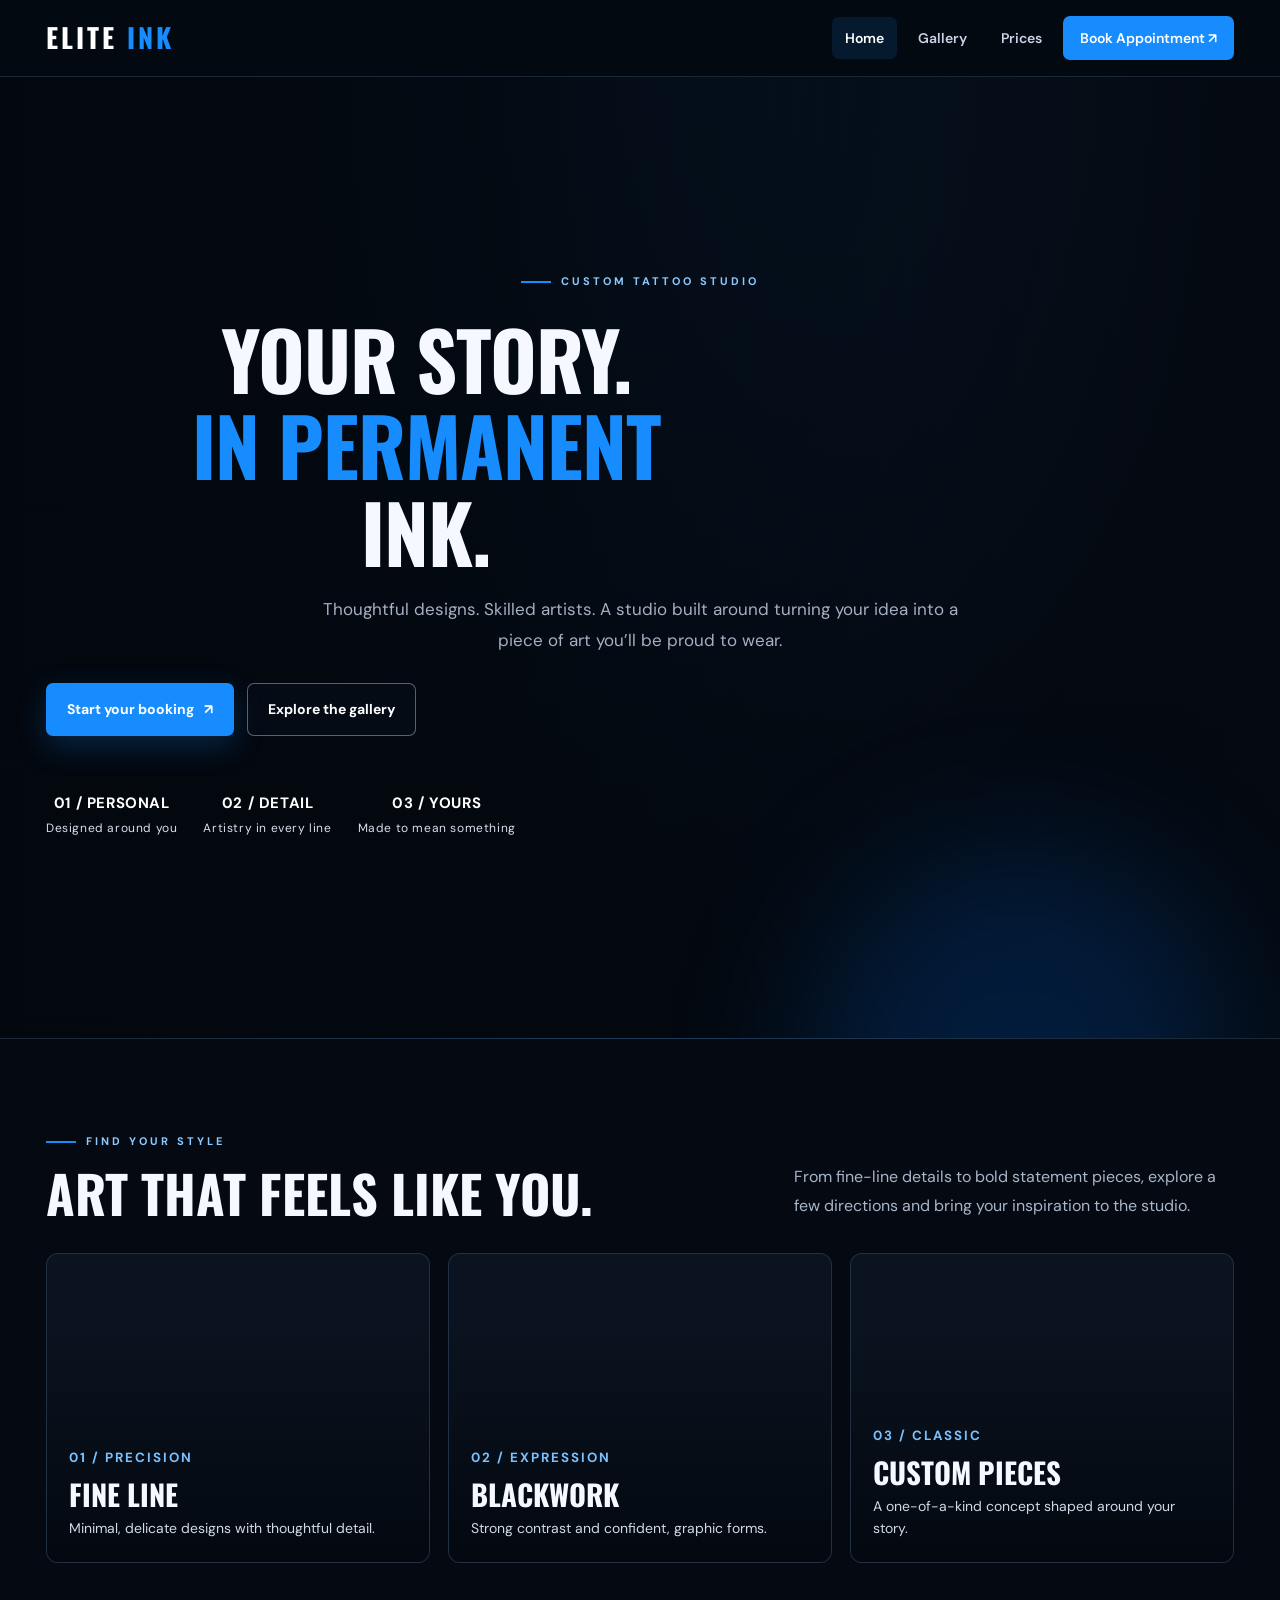
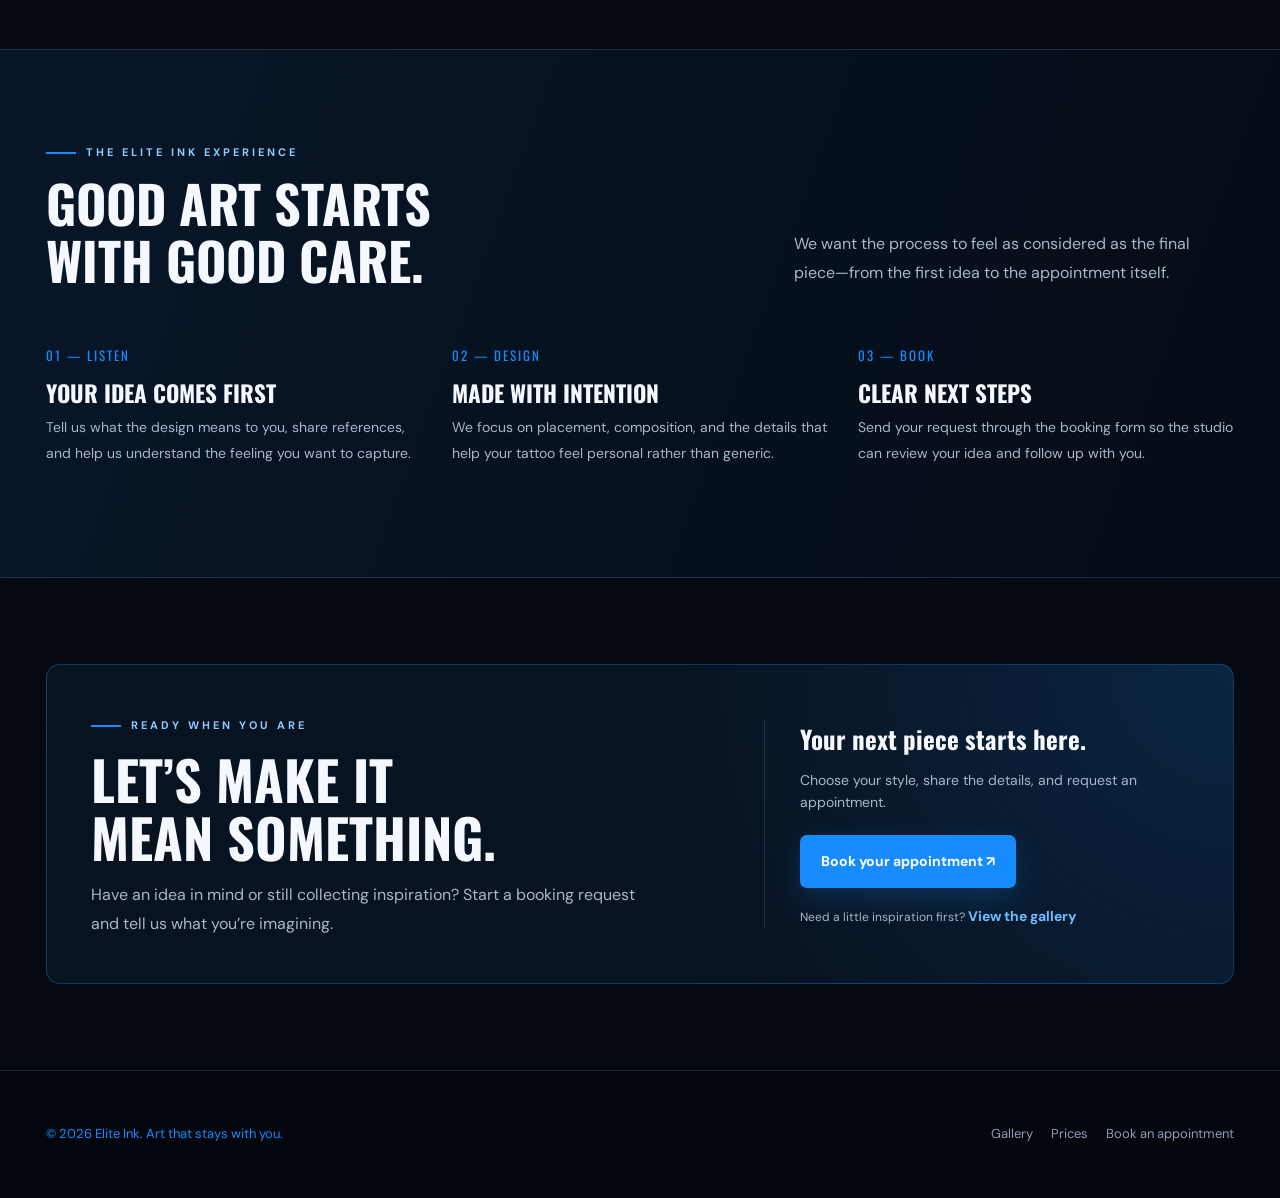
<file: Index.html>
<!DOCTYPE html>
<html lang="en">
<head>
  <meta charset="UTF-8">
  <meta name="viewport" content="width=device-width, initial-scale=1.0">
  <meta name="theme-color" content="#050a12">
  <meta name="description" content="Custom tattoo artistry at Elite Ink. Explore styles, view transparent starting prices, and request your appointment.">
  <title>Elite Ink | Custom Tattoo Studio</title>

  <link rel="preconnect" href="https://fonts.googleapis.com">
  <link rel="preconnect" href="https://fonts.gstatic.com" crossorigin>
  <link href="https://fonts.googleapis.com/css2?family=DM+Sans:wght@400;500;600;700&family=Oswald:wght@500;600;700&display=swap" rel="stylesheet">
  <link rel="stylesheet" href="styles.css">

  <style>
    :root {
      --home-bg: #050a12;
      --home-panel: #0b1421;
      --home-blue: #168cff;
      --home-muted: #a8b6c8;
      --home-line: rgba(135,177,220,.18);
    }

    * { box-sizing: border-box; }

    html { scroll-behavior: smooth; }

    body {
      margin: 0;
      background: var(--home-bg);
      color: #f5f8ff;
      font-family: 'DM Sans', Arial, sans-serif;
    }

    a {
      color: inherit;
      text-decoration: none;
    }

    .site-header {
      position: sticky;
      top: 0;
      z-index: 20;
      background: rgba(4,10,18,.88);
      backdrop-filter: blur(18px);
      border-bottom: 1px solid var(--home-line);
    }

    .nav-wrap {
      max-width: 1240px;
      min-height: 76px;
      margin: auto;
      padding: 14px 26px;
      display: flex;
      align-items: center;
      justify-content: space-between;
      gap: 24px;
    }

    .brand {
      font-family: 'Oswald', sans-serif;
      font-size: 27px;
      font-weight: 700;
      letter-spacing: 3px;
      color: #fff;
    }

    .brand span { color: var(--home-blue); }

    .navigation {
      display: flex;
      align-items: center;
      gap: 8px;
      flex-wrap: wrap;
    }

    .navigation a {
      padding: 10px 13px;
      border-radius: 7px;
      color: #c9d5e5;
      font-size: 14px;
      font-weight: 600;
      transition: .2s;
    }

    .navigation a:hover,
    .navigation a.active {
      color: #fff;
      background: rgba(22,140,255,.13);
    }

    .navigation a.nav-cta {
      background: var(--home-blue);
      color: #fff;
      padding: 11px 17px;
    }

    .hero {
      position: relative;
      isolation: isolate;
      min-height: 650px;
      display: grid;
      align-items: center;
      overflow: hidden;
      border-bottom: 1px solid var(--home-line);
    }

    .hero:before {
      content: "";
      position: absolute;
      inset: 0;
      z-index: -2;
      background:
        linear-gradient(
          90deg,
          rgba(3,8,15,.98) 0%,
          rgba(3,8,15,.88) 40%,
          rgba(3,8,15,.22) 100%
        ),
        linear-gradient(
          0deg,
          rgba(3,8,15,.45),
          transparent 45%
        ),
        url('https://images.unsplash.com/photo-1565058379802-bbe93b2f703a?auto=format&fit=crop&w=2000&q=85')
        center 42% / cover no-repeat;
      transform: scale(1.02);
    }

    .hero:after {
      content: "";
      position: absolute;
      z-index: -1;
      width: 420px;
      height: 420px;
      right: 4%;
      bottom: -230px;
      border-radius: 50%;
      background: rgba(0,117,255,.18);
      filter: blur(70px);
    }

    .hero-inner {
      width: min(1240px,100%);
      margin: auto;
      padding: 88px 26px 100px;
    }

    .eyebrow {
      display: inline-flex;
      align-items: center;
      gap: 10px;
      color: #8dcaff;
      text-transform: uppercase;
      letter-spacing: 3px;
      font-size: 11px;
      font-weight: 700;
    }

    .eyebrow:before {
      content: "";
      width: 30px;
      height: 2px;
      background: var(--home-blue);
    }

    h1, h2, h3 {
      font-family: 'Oswald', Impact, sans-serif;
      text-transform: uppercase;
      line-height: 1.08;
      margin: 0;
    }

    h1 {
      max-width: 760px;
      margin-top: 24px;
      font-size: clamp(52px,8vw,96px);
      letter-spacing: -1px;
    }

    h1 span { color: var(--home-blue); }

    .hero-copy {
      max-width: 540px;
      color: #d0d9e6;
      font-size: 17px;
      line-height: 1.8;
      margin: 25px 0 32px;
    }

    .button-row {
      display: flex;
      gap: 13px;
      flex-wrap: wrap;
    }

    .btn {
      display: inline-flex;
      align-items: center;
      justify-content: center;
      gap: 10px;
      padding: 14px 20px;
      border: 1px solid transparent;
      border-radius: 7px;
      font-size: 14px;
      font-weight: 700;
      transition: transform .2s, background .2s;
    }

    .btn:hover { transform: translateY(-2px); }

    .btn-primary {
      background: var(--home-blue);
      color: white;
      box-shadow: 0 10px 30px rgba(22,140,255,.22);
    }

    .btn-ghost {
      border-color: rgba(220,236,255,.38);
      background: rgba(8,17,29,.45);
      color: #fff;
    }

    .hero-meta {
      display: flex;
      gap: 26px;
      flex-wrap: wrap;
      margin-top: 55px;
      color: #d7e0ed;
      font-size: 12px;
      letter-spacing: .6px;
    }

    .hero-meta strong {
      display: block;
      color: white;
      font-size: 15px;
      margin-bottom: 4px;
    }

    .section {
      width: min(1240px,100%);
      margin: auto;
      padding: 86px 26px;
    }

    .section-head {
      display: flex;
      justify-content: space-between;
      align-items: end;
      gap: 24px;
      margin-bottom: 32px;
    }

    .section-head h2 {
      font-size: clamp(34px,5vw,52px);
      margin-top: 14px;
    }

    .section-head p {
      max-width: 440px;
      color: var(--home-muted);
      line-height: 1.8;
      margin: 0;
    }

    .text-link {
      color: #70bdff;
      font-size: 14px;
      font-weight: 700;
      white-space: nowrap;
    }

    .text-link:hover { color: white; }

    .style-grid {
      display: grid;
      grid-template-columns: repeat(3,minmax(0,1fr));
      gap: 18px;
    }

    .style-card {
      position: relative;
      min-height: 310px;
      border: 1px solid var(--home-line);
      border-radius: 12px;
      overflow: hidden;
      background: #0b1421;
      isolation: isolate;
    }

    .style-card:before {
      content: "";
      position: absolute;
      inset: 0;
      z-index: -2;
      background-position: center;
      background-size: cover;
      transition: transform .45s;
    }

    .style-card:hover:before { transform: scale(1.06); }

    .style-card:after {
      content: "";
      position: absolute;
      inset: 0;
      z-index: -1;
      background: linear-gradient(
        0deg,
        rgba(3,8,15,.96),
        rgba(3,8,15,.08) 80%
      );
    }

    .style-card:nth-child(1):before {
      background-image: url('https://images.unsplash.com/photo-1598371839696-5c5bb00bdc28?auto=format&fit=crop&w=900&q=80');
    }

    .style-card:nth-child(2):before {
      background-image: url('https://images.unsplash.com/photo-1611501275019-9b5cda994e8d?auto=format&fit=crop&w=900&q=80');
    }

    .style-card:nth-child(3):before {
      background-image: url('https://images.unsplash.com/photo-1562962230-16e4623d36e6?auto=format&fit=crop&w=900&q=80');
    }

    .style-card-content {
      position: absolute;
      left: 22px;
      right: 22px;
      bottom: 22px;
    }

    .style-card small {
      color: #79c1ff;
      text-transform: uppercase;
      letter-spacing: 2px;
      font-weight: 700;
    }

    .style-card h3 {
      font-size: 29px;
      margin: 8px 0;
    }

    .style-card p {
      color: #d0d9e6;
      line-height: 1.6;
      font-size: 14px;
      margin: 0;
    }

    .feature-band {
      background: linear-gradient(
        110deg,
        rgba(8,23,41,.98),
        rgba(5,12,22,.98)
      );
      border-top: 1px solid var(--home-line);
      border-bottom: 1px solid var(--home-line);
    }

    .feature-grid {
      display: grid;
      grid-template-columns: repeat(3,minmax(0,1fr));
      gap: 30px;
    }

    .feature { padding: 25px 0; }

    .feature-number {
      font-family: 'Oswald', sans-serif;
      font-size: 13px;
      color: var(--home-blue);
      letter-spacing: 2px;
    }

    .feature h3 {
      font-size: 23px;
      margin: 15px 0 10px;
    }

    .feature p {
      color: var(--home-muted);
      line-height: 1.8;
      margin: 0;
      font-size: 14px;
    }

    .booking-cta {
      display: grid;
      grid-template-columns: 1.2fr .8fr;
      gap: 35px;
      align-items: center;
      padding: 44px;
      border: 1px solid rgba(22,140,255,.32);
      border-radius: 14px;
      background:
        radial-gradient(
          circle at 100% 0,
          rgba(22,140,255,.15),
          transparent 45%
        ),
        #081321;
    }

    .booking-cta h2 {
      font-size: clamp(34px,5vw,54px);
      margin: 15px 0;
    }

    .booking-cta p {
      max-width: 560px;
      color: var(--home-muted);
      line-height: 1.8;
    }

    .cta-side {
      border-left: 1px solid var(--home-line);
      padding-left: 35px;
    }

    .cta-side strong {
      font-family: 'Oswald', sans-serif;
      font-size: 25px;
      display: block;
      margin-bottom: 10px;
    }

    .cta-side span {
      color: var(--home-muted);
      display: block;
      margin-bottom: 22px;
      font-size: 14px;
    }

    .site-footer {
      border-top: 1px solid var(--home-line);
      background: #03070d;
    }

    .footer-inner {
      width: min(1240px,100%);
      margin: auto;
      padding: 28px 26px;
      display: flex;
      justify-content: space-between;
      gap: 20px;
      flex-wrap: wrap;
      color: #8d9db2;
      font-size: 13px;
    }

    .footer-links {
      display: flex;
      gap: 18px;
      flex-wrap: wrap;
    }

    .footer-links a:hover { color: #fff; }

    @media(max-width:760px) {
      .nav-wrap { padding: 14px 18px; }

      .navigation { gap: 2px; }

      .navigation a {
        padding: 8px;
        font-size: 12px;
      }

      .navigation a.nav-cta { padding: 9px 11px; }

      .hero { min-height: 610px; }

      .hero-inner { padding: 75px 22px; }

      .hero:before {
        background-position: 58% center;
        background-image:
          linear-gradient(
            90deg,
            rgba(3,8,15,.95),
            rgba(3,8,15,.65)
          ),
          url('https://images.unsplash.com/photo-1565058379802-bbe93b2f703a?auto=format&fit=crop&w=1400&q=80');
      }

      .section { padding: 64px 20px; }

      .section-head { display: block; }

      .section-head p { margin-top: 18px; }

      .style-grid { grid-template-columns: 1fr; }

      .style-card { min-height: 290px; }

      .feature-grid {
        grid-template-columns: 1fr;
        gap: 5px;
      }

      .feature { padding: 18px 0; }

      .booking-cta {
        grid-template-columns: 1fr;
        padding: 27px 22px;
      }

      .cta-side {
        border-left: 0;
        border-top: 1px solid var(--home-line);
        padding: 24px 0 0;
      }

      .hero-meta {
        margin-top: 38px;
        gap: 18px;
      }
    }

    @media(max-width:420px) {
      .brand { font-size: 23px; }

      .navigation a:not(.nav-cta) {
        padding: 7px 6px;
      }

      .hero-copy { font-size: 15px; }

      h1 { font-size: 49px; }

      .hero-meta {
        display: grid;
        grid-template-columns: 1fr 1fr;
      }
    }
  </style>
</head>

<body>
<header class="site-header">
  <div class="nav-wrap">
    <a class="brand" href="Index.html" aria-label="Elite Ink home">
      ELITE <span>INK</span>
    </a>

    <nav class="navigation" aria-label="Main navigation">
      <a class="active" href="Index.html">Home</a>
      <a href="gallery.html">Gallery</a>
      <a href="prices.html">Prices</a>
      <a class="nav-cta" href="booking.html">Book Appointment ↗</a>
    </nav>
  </div>
</header>

<main>
  <section class="hero">
    <div class="hero-inner">
      <div class="eyebrow">Custom tattoo studio</div>

      <h1>
        Your story.<br>
        <span>In permanent</span><br>
        ink.
      </h1>

      <p class="hero-copy">
        Thoughtful designs. Skilled artists. A studio built around
        turning your idea into a piece of art you’ll be proud to wear.
      </p>

      <div class="button-row">
        <a class="btn btn-primary" href="booking.html">
          Start your booking <span aria-hidden="true">↗</span>
        </a>

        <a class="btn btn-ghost" href="gallery.html">
          Explore the gallery
        </a>
      </div>

      <div class="hero-meta">
        <div>
          <strong>01 / PERSONAL</strong>
          Designed around you
        </div>

        <div>
          <strong>02 / DETAIL</strong>
          Artistry in every line
        </div>

        <div>
          <strong>03 / YOURS</strong>
          Made to mean something
        </div>
      </div>
    </div>
  </section>

  <section class="section">
    <div class="section-head">
      <div>
        <div class="eyebrow">Find your style</div>
        <h2>Art that feels like you.</h2>
      </div>

      <p>
        From fine-line details to bold statement pieces, explore a few
        directions and bring your inspiration to the studio.
      </p>
    </div>

    <div class="style-grid">
      <a class="style-card" href="gallery.html">
        <div class="style-card-content">
          <small>01 / Precision</small>
          <h3>Fine line</h3>
          <p>Minimal, delicate designs with thoughtful detail.</p>
        </div>
      </a>

      <a class="style-card" href="gallery.html">
        <div class="style-card-content">
          <small>02 / Expression</small>
          <h3>Blackwork</h3>
          <p>Strong contrast and confident, graphic forms.</p>
        </div>
      </a>

      <a class="style-card" href="gallery.html">
        <div class="style-card-content">
          <small>03 / Classic</small>
          <h3>Custom pieces</h3>
          <p>A one-of-a-kind concept shaped around your story.</p>
        </div>
      </a>
    </div>
  </section>

  <section class="feature-band">
    <div class="section">
      <div class="section-head">
        <div>
          <div class="eyebrow">The Elite Ink experience</div>
          <h2>Good art starts<br>with good care.</h2>
        </div>

        <p>
          We want the process to feel as considered as the final
          piece—from the first idea to the appointment itself.
        </p>
      </div>

      <div class="feature-grid">
        <article class="feature">
          <div class="feature-number">01 — LISTEN</div>
          <h3>Your idea comes first</h3>
          <p>
            Tell us what the design means to you, share references,
            and help us understand the feeling you want to capture.
          </p>
        </article>

        <article class="feature">
          <div class="feature-number">02 — DESIGN</div>
          <h3>Made with intention</h3>
          <p>
            We focus on placement, composition, and the details that
            help your tattoo feel personal rather than generic.
          </p>
        </article>

        <article class="feature">
          <div class="feature-number">03 — BOOK</div>
          <h3>Clear next steps</h3>
          <p>
            Send your request through the booking form so the studio
            can review your idea and follow up with you.
          </p>
        </article>
      </div>
    </div>
  </section>

  <section class="section">
    <div class="booking-cta">
      <div>
        <div class="eyebrow">Ready when you are</div>
        <h2>Let’s make it<br>mean something.</h2>

        <p>
          Have an idea in mind or still collecting inspiration?
          Start a booking request and tell us what you’re imagining.
        </p>
      </div>

      <div class="cta-side">
        <strong>Your next piece starts here.</strong>

        <span>
          Choose your style, share the details, and request an appointment.
        </span>

        <a class="btn btn-primary" href="booking.html">
          Book your appointment ↗
        </a>

        <p style="font-size:12px;margin:16px 0 0">
          Need a little inspiration first?
          <a class="text-link" href="gallery.html">View the gallery</a>
        </p>
      </div>
    </div>
  </section>
</main>

<footer class="site-footer">
  <div class="footer-inner">
    <span>
      © <span id="year"></span> Elite Ink. Art that stays with you.
    </span>

    <div class="footer-links">
      <a href="gallery.html">Gallery</a>
      <a href="prices.html">Prices</a>
      <a href="booking.html">Book an appointment</a>
    </div>
  </div>
</footer>

<script>
  document.getElementById('year').textContent =
    new Date().getFullYear();
</script>

</body>
</html>
</file>
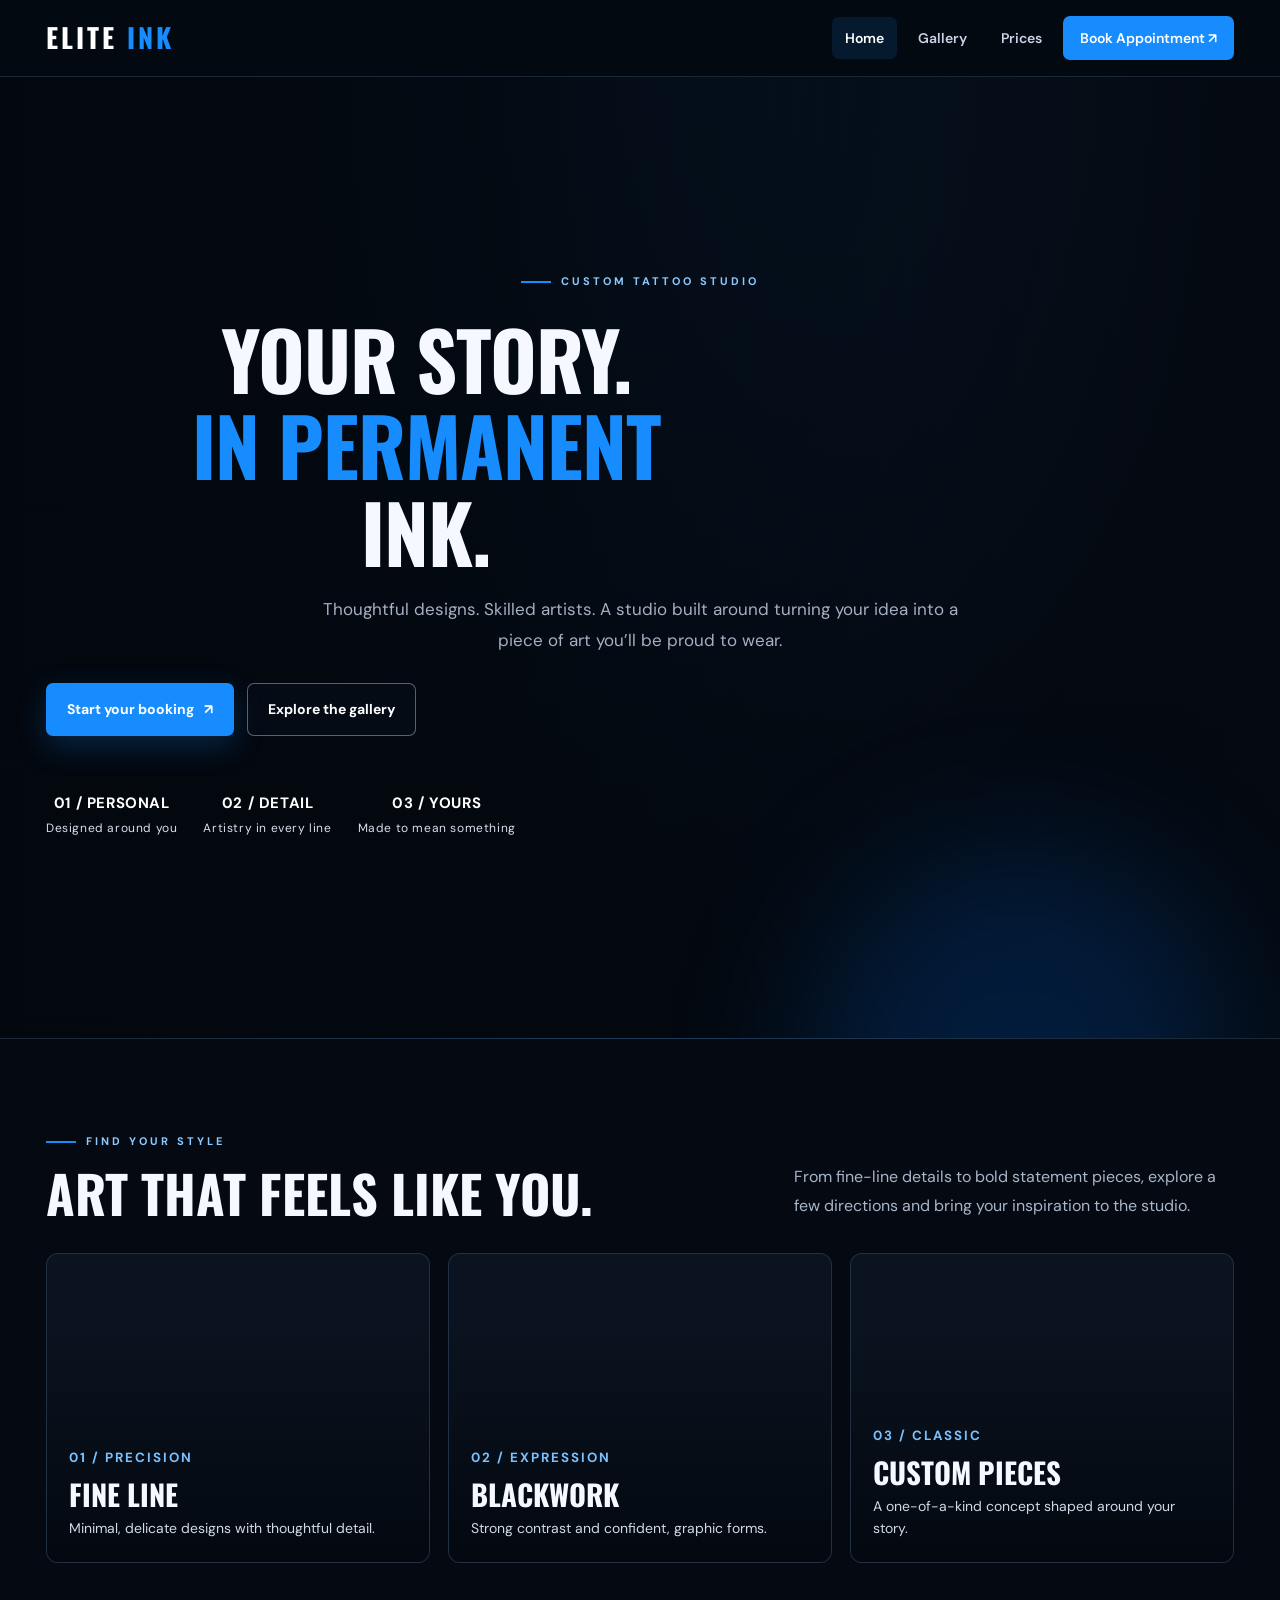
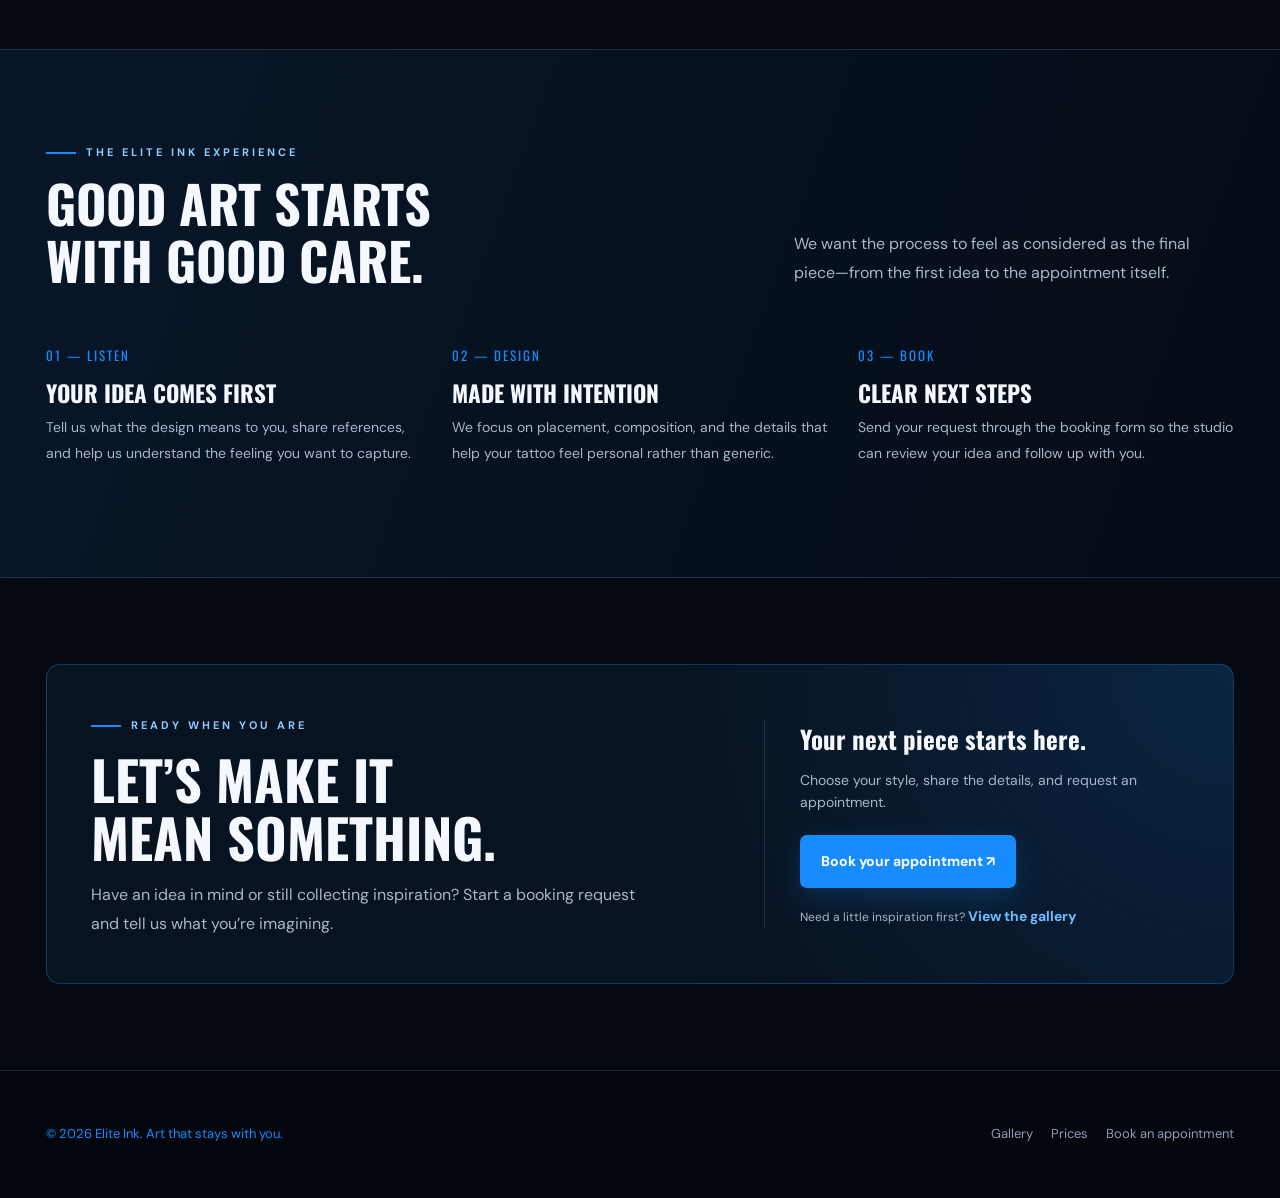
<file: index.html>
<!DOCTYPE html>
<html lang="en">
<head>
  <meta charset="UTF-8">
  <meta name="viewport" content="width=device-width, initial-scale=1.0">
  <meta name="theme-color" content="#050a12">
  <meta name="description" content="Custom tattoo artistry at Elite Ink. Explore styles, view transparent starting prices, and request your appointment.">
  <title>Elite Ink | Custom Tattoo Studio</title>

  <link rel="preconnect" href="https://fonts.googleapis.com">
  <link rel="preconnect" href="https://fonts.gstatic.com" crossorigin>
  <link href="https://fonts.googleapis.com/css2?family=DM+Sans:wght@400;500;600;700&family=Oswald:wght@500;600;700&display=swap" rel="stylesheet">
  <link rel="stylesheet" href="styles.css">

  <style>
    :root {
      --home-bg: #050a12;
      --home-panel: #0b1421;
      --home-blue: #168cff;
      --home-muted: #a8b6c8;
      --home-line: rgba(135,177,220,.18);
    }

    * { box-sizing: border-box; }

    html { scroll-behavior: smooth; }

    body {
      margin: 0;
      background: var(--home-bg);
      color: #f5f8ff;
      font-family: 'DM Sans', Arial, sans-serif;
    }

    a {
      color: inherit;
      text-decoration: none;
    }

    .site-header {
      position: sticky;
      top: 0;
      z-index: 20;
      background: rgba(4,10,18,.88);
      backdrop-filter: blur(18px);
      border-bottom: 1px solid var(--home-line);
    }

    .nav-wrap {
      max-width: 1240px;
      min-height: 76px;
      margin: auto;
      padding: 14px 26px;
      display: flex;
      align-items: center;
      justify-content: space-between;
      gap: 24px;
    }

    .brand {
      font-family: 'Oswald', sans-serif;
      font-size: 27px;
      font-weight: 700;
      letter-spacing: 3px;
      color: #fff;
    }

    .brand span { color: var(--home-blue); }

    .navigation {
      display: flex;
      align-items: center;
      gap: 8px;
      flex-wrap: wrap;
    }

    .navigation a {
      padding: 10px 13px;
      border-radius: 7px;
      color: #c9d5e5;
      font-size: 14px;
      font-weight: 600;
      transition: .2s;
    }

    .navigation a:hover,
    .navigation a.active {
      color: #fff;
      background: rgba(22,140,255,.13);
    }

    .navigation a.nav-cta {
      background: var(--home-blue);
      color: #fff;
      padding: 11px 17px;
    }

    .hero {
      position: relative;
      isolation: isolate;
      min-height: 650px;
      display: grid;
      align-items: center;
      overflow: hidden;
      border-bottom: 1px solid var(--home-line);
    }

    .hero:before {
      content: "";
      position: absolute;
      inset: 0;
      z-index: -2;
      background:
        linear-gradient(
          90deg,
          rgba(3,8,15,.98) 0%,
          rgba(3,8,15,.88) 40%,
          rgba(3,8,15,.22) 100%
        ),
        linear-gradient(
          0deg,
          rgba(3,8,15,.45),
          transparent 45%
        ),
        url('https://images.unsplash.com/photo-1565058379802-bbe93b2f703a?auto=format&fit=crop&w=2000&q=85')
        center 42% / cover no-repeat;
      transform: scale(1.02);
    }

    .hero:after {
      content: "";
      position: absolute;
      z-index: -1;
      width: 420px;
      height: 420px;
      right: 4%;
      bottom: -230px;
      border-radius: 50%;
      background: rgba(0,117,255,.18);
      filter: blur(70px);
    }

    .hero-inner {
      width: min(1240px,100%);
      margin: auto;
      padding: 88px 26px 100px;
    }

    .eyebrow {
      display: inline-flex;
      align-items: center;
      gap: 10px;
      color: #8dcaff;
      text-transform: uppercase;
      letter-spacing: 3px;
      font-size: 11px;
      font-weight: 700;
    }

    .eyebrow:before {
      content: "";
      width: 30px;
      height: 2px;
      background: var(--home-blue);
    }

    h1, h2, h3 {
      font-family: 'Oswald', Impact, sans-serif;
      text-transform: uppercase;
      line-height: 1.08;
      margin: 0;
    }

    h1 {
      max-width: 760px;
      margin-top: 24px;
      font-size: clamp(52px,8vw,96px);
      letter-spacing: -1px;
    }

    h1 span { color: var(--home-blue); }

    .hero-copy {
      max-width: 540px;
      color: #d0d9e6;
      font-size: 17px;
      line-height: 1.8;
      margin: 25px 0 32px;
    }

    .button-row {
      display: flex;
      gap: 13px;
      flex-wrap: wrap;
    }

    .btn {
      display: inline-flex;
      align-items: center;
      justify-content: center;
      gap: 10px;
      padding: 14px 20px;
      border: 1px solid transparent;
      border-radius: 7px;
      font-size: 14px;
      font-weight: 700;
      transition: transform .2s, background .2s;
    }

    .btn:hover { transform: translateY(-2px); }

    .btn-primary {
      background: var(--home-blue);
      color: white;
      box-shadow: 0 10px 30px rgba(22,140,255,.22);
    }

    .btn-ghost {
      border-color: rgba(220,236,255,.38);
      background: rgba(8,17,29,.45);
      color: #fff;
    }

    .hero-meta {
      display: flex;
      gap: 26px;
      flex-wrap: wrap;
      margin-top: 55px;
      color: #d7e0ed;
      font-size: 12px;
      letter-spacing: .6px;
    }

    .hero-meta strong {
      display: block;
      color: white;
      font-size: 15px;
      margin-bottom: 4px;
    }

    .section {
      width: min(1240px,100%);
      margin: auto;
      padding: 86px 26px;
    }

    .section-head {
      display: flex;
      justify-content: space-between;
      align-items: end;
      gap: 24px;
      margin-bottom: 32px;
    }

    .section-head h2 {
      font-size: clamp(34px,5vw,52px);
      margin-top: 14px;
    }

    .section-head p {
      max-width: 440px;
      color: var(--home-muted);
      line-height: 1.8;
      margin: 0;
    }

    .text-link {
      color: #70bdff;
      font-size: 14px;
      font-weight: 700;
      white-space: nowrap;
    }

    .text-link:hover { color: white; }

    .style-grid {
      display: grid;
      grid-template-columns: repeat(3,minmax(0,1fr));
      gap: 18px;
    }

    .style-card {
      position: relative;
      min-height: 310px;
      border: 1px solid var(--home-line);
      border-radius: 12px;
      overflow: hidden;
      background: #0b1421;
      isolation: isolate;
    }

    .style-card:before {
      content: "";
      position: absolute;
      inset: 0;
      z-index: -2;
      background-position: center;
      background-size: cover;
      transition: transform .45s;
    }

    .style-card:hover:before { transform: scale(1.06); }

    .style-card:after {
      content: "";
      position: absolute;
      inset: 0;
      z-index: -1;
      background: linear-gradient(
        0deg,
        rgba(3,8,15,.96),
        rgba(3,8,15,.08) 80%
      );
    }

    .style-card:nth-child(1):before {
      background-image: url('https://images.unsplash.com/photo-1598371839696-5c5bb00bdc28?auto=format&fit=crop&w=900&q=80');
    }

    .style-card:nth-child(2):before {
      background-image: url('https://images.unsplash.com/photo-1611501275019-9b5cda994e8d?auto=format&fit=crop&w=900&q=80');
    }

    .style-card:nth-child(3):before {
      background-image: url('https://images.unsplash.com/photo-1562962230-16e4623d36e6?auto=format&fit=crop&w=900&q=80');
    }

    .style-card-content {
      position: absolute;
      left: 22px;
      right: 22px;
      bottom: 22px;
    }

    .style-card small {
      color: #79c1ff;
      text-transform: uppercase;
      letter-spacing: 2px;
      font-weight: 700;
    }

    .style-card h3 {
      font-size: 29px;
      margin: 8px 0;
    }

    .style-card p {
      color: #d0d9e6;
      line-height: 1.6;
      font-size: 14px;
      margin: 0;
    }

    .feature-band {
      background: linear-gradient(
        110deg,
        rgba(8,23,41,.98),
        rgba(5,12,22,.98)
      );
      border-top: 1px solid var(--home-line);
      border-bottom: 1px solid var(--home-line);
    }

    .feature-grid {
      display: grid;
      grid-template-columns: repeat(3,minmax(0,1fr));
      gap: 30px;
    }

    .feature { padding: 25px 0; }

    .feature-number {
      font-family: 'Oswald', sans-serif;
      font-size: 13px;
      color: var(--home-blue);
      letter-spacing: 2px;
    }

    .feature h3 {
      font-size: 23px;
      margin: 15px 0 10px;
    }

    .feature p {
      color: var(--home-muted);
      line-height: 1.8;
      margin: 0;
      font-size: 14px;
    }

    .booking-cta {
      display: grid;
      grid-template-columns: 1.2fr .8fr;
      gap: 35px;
      align-items: center;
      padding: 44px;
      border: 1px solid rgba(22,140,255,.32);
      border-radius: 14px;
      background:
        radial-gradient(
          circle at 100% 0,
          rgba(22,140,255,.15),
          transparent 45%
        ),
        #081321;
    }

    .booking-cta h2 {
      font-size: clamp(34px,5vw,54px);
      margin: 15px 0;
    }

    .booking-cta p {
      max-width: 560px;
      color: var(--home-muted);
      line-height: 1.8;
    }

    .cta-side {
      border-left: 1px solid var(--home-line);
      padding-left: 35px;
    }

    .cta-side strong {
      font-family: 'Oswald', sans-serif;
      font-size: 25px;
      display: block;
      margin-bottom: 10px;
    }

    .cta-side span {
      color: var(--home-muted);
      display: block;
      margin-bottom: 22px;
      font-size: 14px;
    }

    .site-footer {
      border-top: 1px solid var(--home-line);
      background: #03070d;
    }

    .footer-inner {
      width: min(1240px,100%);
      margin: auto;
      padding: 28px 26px;
      display: flex;
      justify-content: space-between;
      gap: 20px;
      flex-wrap: wrap;
      color: #8d9db2;
      font-size: 13px;
    }

    .footer-links {
      display: flex;
      gap: 18px;
      flex-wrap: wrap;
    }

    .footer-links a:hover { color: #fff; }

    @media(max-width:760px) {
      .nav-wrap { padding: 14px 18px; }

      .navigation { gap: 2px; }

      .navigation a {
        padding: 8px;
        font-size: 12px;
      }

      .navigation a.nav-cta { padding: 9px 11px; }

      .hero { min-height: 610px; }

      .hero-inner { padding: 75px 22px; }

      .hero:before {
        background-position: 58% center;
        background-image:
          linear-gradient(
            90deg,
            rgba(3,8,15,.95),
            rgba(3,8,15,.65)
          ),
          url('https://images.unsplash.com/photo-1565058379802-bbe93b2f703a?auto=format&fit=crop&w=1400&q=80');
      }

      .section { padding: 64px 20px; }

      .section-head { display: block; }

      .section-head p { margin-top: 18px; }

      .style-grid { grid-template-columns: 1fr; }

      .style-card { min-height: 290px; }

      .feature-grid {
        grid-template-columns: 1fr;
        gap: 5px;
      }

      .feature { padding: 18px 0; }

      .booking-cta {
        grid-template-columns: 1fr;
        padding: 27px 22px;
      }

      .cta-side {
        border-left: 0;
        border-top: 1px solid var(--home-line);
        padding: 24px 0 0;
      }

      .hero-meta {
        margin-top: 38px;
        gap: 18px;
      }
    }

    @media(max-width:420px) {
      .brand { font-size: 23px; }

      .navigation a:not(.nav-cta) {
        padding: 7px 6px;
      }

      .hero-copy { font-size: 15px; }

      h1 { font-size: 49px; }

      .hero-meta {
        display: grid;
        grid-template-columns: 1fr 1fr;
      }
    }
  </style>
</head>

<body>
<header class="site-header">
  <div class="nav-wrap">
    <a class="brand" href="Index.html" aria-label="Elite Ink home">
      ELITE <span>INK</span>
    </a>

    <nav class="navigation" aria-label="Main navigation">
      <a class="active" href="Index.html">Home</a>
      <a href="gallery.html">Gallery</a>
      <a href="prices.html">Prices</a>
      <a class="nav-cta" href="booking.html">Book Appointment ↗</a>
    </nav>
  </div>
</header>

<main>
  <section class="hero">
    <div class="hero-inner">
      <div class="eyebrow">Custom tattoo studio</div>

      <h1>
        Your story.<br>
        <span>In permanent</span><br>
        ink.
      </h1>

      <p class="hero-copy">
        Thoughtful designs. Skilled artists. A studio built around
        turning your idea into a piece of art you’ll be proud to wear.
      </p>

      <div class="button-row">
        <a class="btn btn-primary" href="booking.html">
          Start your booking <span aria-hidden="true">↗</span>
        </a>

        <a class="btn btn-ghost" href="gallery.html">
          Explore the gallery
        </a>
      </div>

      <div class="hero-meta">
        <div>
          <strong>01 / PERSONAL</strong>
          Designed around you
        </div>

        <div>
          <strong>02 / DETAIL</strong>
          Artistry in every line
        </div>

        <div>
          <strong>03 / YOURS</strong>
          Made to mean something
        </div>
      </div>
    </div>
  </section>

  <section class="section">
    <div class="section-head">
      <div>
        <div class="eyebrow">Find your style</div>
        <h2>Art that feels like you.</h2>
      </div>

      <p>
        From fine-line details to bold statement pieces, explore a few
        directions and bring your inspiration to the studio.
      </p>
    </div>

    <div class="style-grid">
      <a class="style-card" href="gallery.html">
        <div class="style-card-content">
          <small>01 / Precision</small>
          <h3>Fine line</h3>
          <p>Minimal, delicate designs with thoughtful detail.</p>
        </div>
      </a>

      <a class="style-card" href="gallery.html">
        <div class="style-card-content">
          <small>02 / Expression</small>
          <h3>Blackwork</h3>
          <p>Strong contrast and confident, graphic forms.</p>
        </div>
      </a>

      <a class="style-card" href="gallery.html">
        <div class="style-card-content">
          <small>03 / Classic</small>
          <h3>Custom pieces</h3>
          <p>A one-of-a-kind concept shaped around your story.</p>
        </div>
      </a>
    </div>
  </section>

  <section class="feature-band">
    <div class="section">
      <div class="section-head">
        <div>
          <div class="eyebrow">The Elite Ink experience</div>
          <h2>Good art starts<br>with good care.</h2>
        </div>

        <p>
          We want the process to feel as considered as the final
          piece—from the first idea to the appointment itself.
        </p>
      </div>

      <div class="feature-grid">
        <article class="feature">
          <div class="feature-number">01 — LISTEN</div>
          <h3>Your idea comes first</h3>
          <p>
            Tell us what the design means to you, share references,
            and help us understand the feeling you want to capture.
          </p>
        </article>

        <article class="feature">
          <div class="feature-number">02 — DESIGN</div>
          <h3>Made with intention</h3>
          <p>
            We focus on placement, composition, and the details that
            help your tattoo feel personal rather than generic.
          </p>
        </article>

        <article class="feature">
          <div class="feature-number">03 — BOOK</div>
          <h3>Clear next steps</h3>
          <p>
            Send your request through the booking form so the studio
            can review your idea and follow up with you.
          </p>
        </article>
      </div>
    </div>
  </section>

  <section class="section">
    <div class="booking-cta">
      <div>
        <div class="eyebrow">Ready when you are</div>
        <h2>Let’s make it<br>mean something.</h2>

        <p>
          Have an idea in mind or still collecting inspiration?
          Start a booking request and tell us what you’re imagining.
        </p>
      </div>

      <div class="cta-side">
        <strong>Your next piece starts here.</strong>

        <span>
          Choose your style, share the details, and request an appointment.
        </span>

        <a class="btn btn-primary" href="booking.html">
          Book your appointment ↗
        </a>

        <p style="font-size:12px;margin:16px 0 0">
          Need a little inspiration first?
          <a class="text-link" href="gallery.html">View the gallery</a>
        </p>
      </div>
    </div>
  </section>
</main>

<footer class="site-footer">
  <div class="footer-inner">
    <span>
      © <span id="year"></span> Elite Ink. Art that stays with you.
    </span>

    <div class="footer-links">
      <a href="gallery.html">Gallery</a>
      <a href="prices.html">Prices</a>
      <a href="booking.html">Book an appointment</a>
    </div>
  </div>
</footer>

<script>
  document.getElementById('year').textContent =
    new Date().getFullYear();
</script>

</body>
</html>
</file>
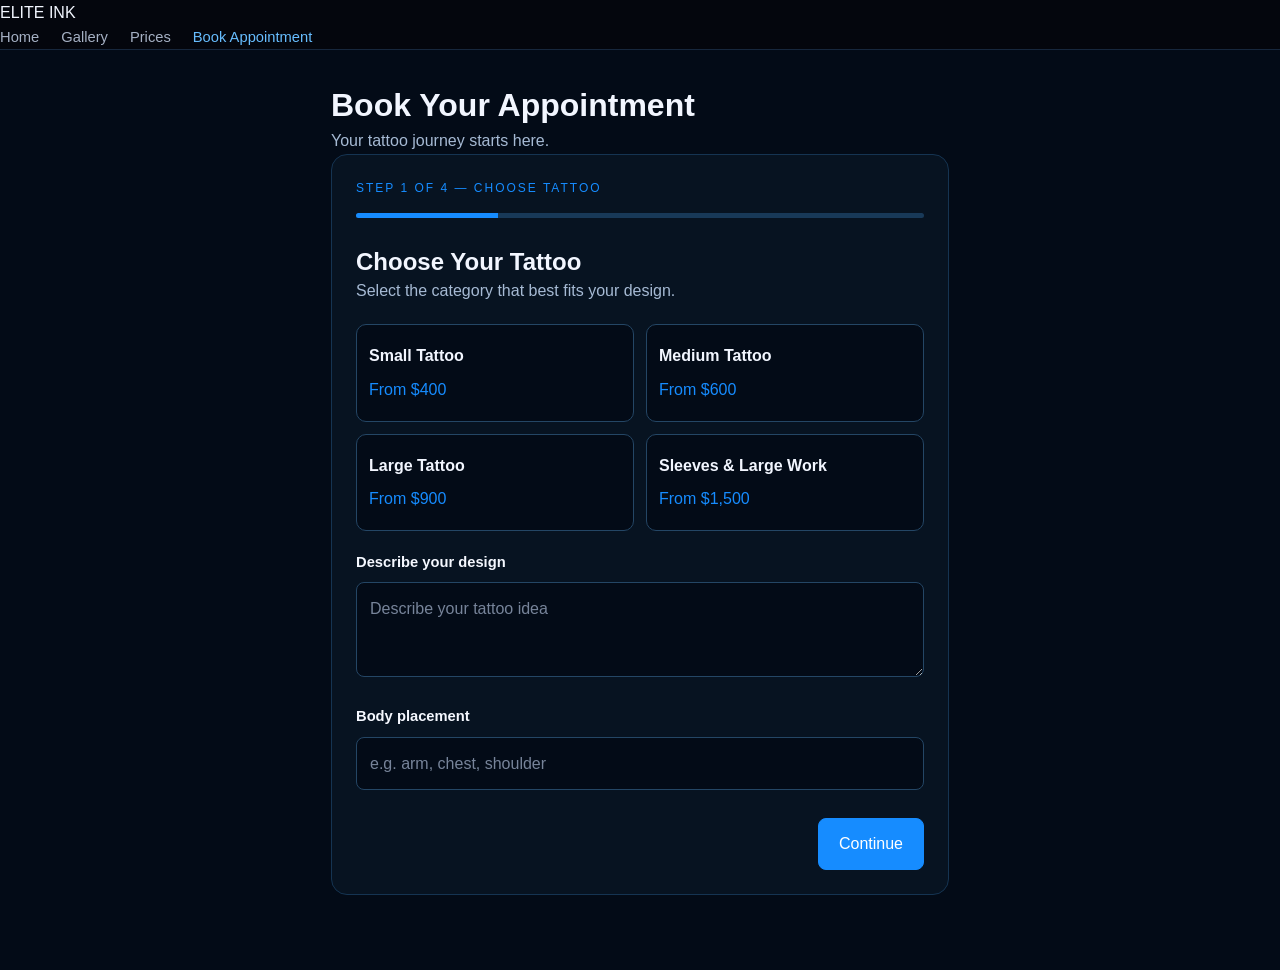
<file: booking.html>
<!DOCTYPE html>
<html lang="en">
<head>
  <meta charset="UTF-8">
  <meta name="viewport" content="width=device-width, initial-scale=1">
  <meta name="theme-color" content="#030b17">
  <meta name="description" content="Book your tattoo appointment with Elite Ink. Choose your tattoo, share your design, and request your preferred appointment time.">
  <title>Book an Appointment | Elite Ink</title>

  <link rel="stylesheet" href="styles.css">

  <style>
    * {
      box-sizing: border-box;
    }

    body {
      margin: 0;
      background: #030b17;
      color: #f2f6ff;
      font-family: Arial, sans-serif;
    }

    .booking-wrap {
      max-width: 650px;
      margin: 35px auto;
      padding: 0 16px 40px;
    }

    .booking-box {
      background: #071321;
      border: 1px solid #153452;
      border-radius: 16px;
      padding: 24px;
    }

    h1, h2 {
      line-height: 1.3;
    }

    .subtitle {
      color: #a6bad4;
      line-height: 1.7;
    }

    .step-label {
      color: #168cff;
      font-size: 12px;
      letter-spacing: 2px;
    }

    .progress {
      height: 5px;
      background: #183958;
      border-radius: 5px;
      margin: 15px 0 28px;
      overflow: hidden;
    }

    #progressFill {
      height: 100%;
      width: 25%;
      background: #168cff;
      transition: width .25s;
    }

    .step {
      display: none;
    }

    .step.active {
      display: block;
    }

    .field {
      margin: 20px 0;
    }

    .field label {
      display: block;
      margin-bottom: 8px;
    }

    .field input,
    .field select,
    .field textarea {
      width: 100%;
      padding: 13px;
      border-radius: 8px;
      border: 1px solid #244665;
      background: #030b17;
      color: #f2f6ff;
      font: inherit;
    }

    .field input:focus,
    .field select:focus,
    .field textarea:focus {
      outline: 2px solid #168cff;
      outline-offset: 1px;
    }

    .field textarea {
      min-height: 95px;
      resize: vertical;
    }

    .choices {
      display: grid;
      grid-template-columns: 1fr 1fr;
      gap: 12px;
      margin: 20px 0;
    }

    .choice {
      padding: 18px 12px;
      background: #030b17;
      color: #f2f6ff;
      border: 1px solid #244665;
      border-radius: 10px;
      text-align: left;
      cursor: pointer;
      font: inherit;
      transition: border-color .2s, background .2s;
    }

    .choice:hover {
      border-color: #168cff;
    }

    .choice.selected {
      border: 2px solid #168cff;
      background: #0b2037;
    }

    .choice span {
      display: block;
      color: #168cff;
      margin-top: 8px;
    }

    .actions {
      display: flex;
      justify-content: space-between;
      gap: 12px;
      margin-top: 28px;
    }

    .actions button {
      min-height: 46px;
      padding: 12px 20px;
      border-radius: 8px;
      font: inherit;
      cursor: pointer;
    }

    #backBtn {
      background: transparent;
      color: white;
      border: 1px solid #244665;
    }

    #nextBtn {
      background: #168cff;
      color: white;
      border: 1px solid #168cff;
    }

    #nextBtn:hover {
      background: #0875df;
    }

    .hidden {
      display: none !important;
    }

    .note {
      color: #8fbde8;
      line-height: 1.7;
      font-size: 13px;
    }

    .review {
      background: #030b17;
      border: 1px solid #183958;
      padding: 16px;
      border-radius: 8px;
      line-height: 1.8;
      overflow-wrap: anywhere;
    }

    .review-row {
      display: flex;
      justify-content: space-between;
      gap: 12px;
      padding: 9px 0;
      border-bottom: 1px solid #183958;
    }

    .review-row:last-child {
      border-bottom: none;
    }

    .review-row span:last-child {
      text-align: right;
      overflow-wrap: anywhere;
    }

    #elite-loader {
      position: fixed;
      inset: 0;
      z-index: 99999;
      display: flex;
      flex-direction: column;
      justify-content: center;
      align-items: center;
      gap: 22px;
      background: #030b17;
      transition: opacity .5s, visibility .5s;
    }

    #elite-loader.loader-hidden {
      opacity: 0;
      visibility: hidden;
      pointer-events: none;
    }

    .elite-loader-logo {
      color: #f2f6ff;
      font-size: 25px;
      font-weight: 800;
      letter-spacing: 6px;
    }

    .elite-loader-logo span {
      color: #168cff;
    }

    .elite-loader-ring {
      width: 58px;
      height: 58px;
      border: 4px solid #183958;
      border-top-color: #168cff;
      border-right-color: #168cff;
      border-radius: 50%;
      animation: eliteSpin .8s linear infinite;
    }

    .elite-loader-text {
      color: #a6bad4;
      font-size: 12px;
      letter-spacing: 3px;
    }

    @keyframes eliteSpin {
      to {
        transform: rotate(360deg);
      }
    }

    @media (max-width: 760px) {
      .nav-wrap {
        flex-wrap: wrap;
        gap: 12px;
      }

      .navigation {
        flex-wrap: wrap;
        gap: 4px;
      }

      .navigation a {
        font-size: 12px;
        padding: 8px;
      }
    }

    @media (max-width: 450px) {
      .booking-box {
        padding: 18px;
      }

      .choices {
        grid-template-columns: 1fr;
      }

      .review-row {
        gap: 8px;
        font-size: 13px;
      }

      .actions button {
        padding: 12px 14px;
      }
    }

    @media (prefers-reduced-motion: reduce) {
      .elite-loader-ring {
        animation: none;
      }

      *,
      *::before,
      *::after {
        scroll-behavior: auto !important;
        transition-duration: .01ms !important;
      }
    }
  </style>
</head>

<body>

<div id="elite-loader" role="status" aria-live="polite">
  <div class="elite-loader-logo">
    ELITE <span>INK</span>
  </div>

  <div class="elite-loader-ring"></div>

  <div class="elite-loader-text">
    PREPARING YOUR EXPERIENCE
  </div>
</div>

<script>
(function () {
  const loader = document.getElementById("elite-loader");

  function hideLoader() {
    loader.classList.add("loader-hidden");
  }

  window.addEventListener("load", function () {
    setTimeout(hideLoader, 500);
  });

  setTimeout(hideLoader, 4000);
})();
</script>

<header class="site-header">
  <div class="nav-wrap">

    <a class="brand" href="Index.html">
      ELITE <span>INK</span>
    </a>

    <nav class="navigation" aria-label="Main navigation">
      <a href="Index.html">Home</a>
      <a href="gallery.html">Gallery</a>
      <a href="prices.html">Prices</a>
      <a class="active" href="booking.html">Book Appointment</a>
    </nav>

  </div>
</header>

<main class="booking-wrap">

  <div id="bookingHeading">
    <h1>Book Your Appointment</h1>

    <p class="subtitle">
      Your tattoo journey starts here. 
    </p>
  </div>

  <section class="booking-box" id="bookingBox">

    <div class="step-label" id="stepLabel">
      STEP 1 OF 4 — CHOOSE TATTOO
    </div>

    <div
      class="progress"
      role="progressbar"
      aria-label="Booking progress"
      aria-valuemin="1"
      aria-valuemax="4"
      aria-valuenow="1"
      id="progressBar"
    >
      <div id="progressFill"></div>
    </div>

    <form id="bookingForm" novalidate>

      <!-- STEP 1: CHOOSE TATTOO -->

      <section class="step active">

        <h2>Choose Your Tattoo</h2>

        <p class="subtitle">
          Select the category that best fits your design.
        </p>

        <div class="choices">

          <button
            type="button"
            class="choice"
            data-service="Small Tattoo"
            data-price="From $400"
            aria-pressed="false"
          >
            <strong>Small Tattoo</strong>
            <span>From $400</span>
          </button>

          <button
            type="button"
            class="choice"
            data-service="Medium Tattoo"
            data-price="From $600"
            aria-pressed="false"
          >
            <strong>Medium Tattoo</strong>
            <span>From $600</span>
          </button>

          <button
            type="button"
            class="choice"
            data-service="Large Tattoo"
            data-price="From $900"
            aria-pressed="false"
          >
            <strong>Large Tattoo</strong>
            <span>From $900</span>
          </button>

          <button
            type="button"
            class="choice"
            data-service="Sleeve / Large-Scale Work"
            data-price="From $1,500"
            aria-pressed="false"
          >
            <strong>Sleeves &amp; Large Work</strong>
            <span>From $1,500</span>
          </button>

        </div>

        <div class="field">
          <label for="design">Describe your design</label>

          <textarea
            id="design"
            name="design"
            placeholder="Describe your tattoo idea"
          ></textarea>
        </div>

        <div class="field">
          <label for="placement">Body placement</label>

          <input
            id="placement"
            name="placement"
            placeholder="e.g. arm, chest, shoulder"
          >
        </div>

      </section>

      <!-- STEP 2: YOUR DETAILS -->

      <section class="step">

        <h2>Your Details</h2>

        <div class="field">
          <label for="customerName">Full name *</label>

          <input
            id="customerName"
            name="customerName"
            autocomplete="name"
            required
          >
        </div>

        <div class="field">
          <label for="phone">Phone number *</label>

          <input
            id="phone"
            name="phone"
            type="tel"
            autocomplete="tel"
            required
          >
        </div>

        <div class="field">
          <label for="email">Email address (optional)</label>

          <input
            id="email"
            name="email"
            type="email"
            autocomplete="email"
          >
        </div>

      </section>

      <!-- STEP 3: APPOINTMENT TIME -->

      <section class="step">

        <h2>Choose Appointment Time</h2>

        <div class="field">
          <label for="date">Preferred date *</label>

          <input
            id="date"
            name="date"
            type="date"
            required
          >
        </div>

        <div class="field">
          <label for="time">Preferred time *</label>

          <select id="time" name="time" required>
            <option value="">Choose a time</option>
            <option>09:00 AM</option>
            <option>10:00 AM</option>
            <option>11:00 AM</option>
            <option>12:00 PM</option>
            <option>01:00 PM</option>
            <option>02:00 PM</option>
            <option>03:00 PM</option>
            <option>04:00 PM</option>
          </select>
        </div>

        <p class="note">
          Your selected time is a request. The studio must approve it
          before your appointment is confirmed.
        </p>

      </section>

      <!-- STEP 4: REVIEW BOOKING -->

      <section class="step">

        <h2>Review Your Booking</h2>

        <p class="subtitle">
          check your payment option before continue
        </p>

        <div class="review" id="review"></div>

        <p class="note">
          
        </p>

        <label class="note" style="display:block;margin-top:18px">
          <input
            type="checkbox"
            id="agree"
            style="width:auto"
          >

        CARD PAYMENT                            
        </label>

      </section>

      <div class="actions">

        <button type="button" id="backBtn">
          Back
        </button>

        <button type="button" id="nextBtn">
          Continue
        </button>

      </div>

    </form>

  </section>

</main>

<script>
(function () {
  const steps = Array.from(document.querySelectorAll(".step"));

  const form = document.getElementById("bookingForm");
  const backBtn = document.getElementById("backBtn");
  const nextBtn = document.getElementById("nextBtn");
  const progressFill = document.getElementById("progressFill");
  const progressBar = document.getElementById("progressBar");
  const stepLabel = document.getElementById("stepLabel");

  let currentStep = 0;
  let service = "";
  let price = "";

  const stepNames = [
    "CHOOSE TATTOO",
    "YOUR DETAILS",
    "APPOINTMENT",
    "REVIEW BOOKING"
  ];

  const dateInput = document.getElementById("date");

  const now = new Date();

  const today = new Date(
    now.getTime() - now.getTimezoneOffset() * 60000
  ).toISOString().slice(0, 10);

  dateInput.min = today;

  // Select a tattoo category.

  document.querySelectorAll(".choice").forEach(function (button) {
    button.addEventListener("click", function () {
      service = button.dataset.service;
      price = button.dataset.price;

      document.querySelectorAll(".choice").forEach(function (item) {
        item.classList.remove("selected");
        item.setAttribute("aria-pressed", "false");
      });

      button.classList.add("selected");
      button.setAttribute("aria-pressed", "true");
    });
  });

  // Safely create a row in the booking review.

  function addRow(container, title, value) {
    const row = document.createElement("div");
    row.className = "review-row";

    const left = document.createElement("span");
    left.textContent = title;

    const right = document.createElement("span");
    right.textContent = value || "Not provided";

    row.append(left, right);

    container.appendChild(row);
  }

  // Display the booking information for review.

  function buildReview() {
    const review = document.getElementById("review");

    review.replaceChildren();

    addRow(review, "Tattoo", service);
    addRow(review, "Starting price", price);

    addRow(
      review,
      "Design",
      document.getElementById("design").value.trim()
    );

    addRow(
      review,
      "Placement",
      document.getElementById("placement").value.trim()
    );

    addRow(
      review,
      "Full name",
      document.getElementById("customerName").value.trim()
    );

    addRow(
      review,
      "Phone",
      document.getElementById("phone").value.trim()
    );

    addRow(
      review,
      "Email",
      document.getElementById("email").value.trim()
    );

    addRow(review, "Preferred date", dateInput.value);

    addRow(
      review,
      "Preferred time",
      document.getElementById("time").value
    );
  }

  // Show the requested booking step.

  function showStep(index) {
    currentStep = index;

    steps.forEach(function (step, i) {
      step.classList.toggle("active", i === index);
    });

    stepLabel.textContent =
      "STEP " + (index + 1) + " OF 4 — " + stepNames[index];

    progressFill.style.width =
      ((index + 1) * 25) + "%";

    progressBar.setAttribute("aria-valuenow", index + 1);

    backBtn.style.visibility =
      index === 0 ? "hidden" : "visible";

    if (index === 3) {
      buildReview();
      nextBtn.textContent = "BOOKING fee 0.30$";
    } else {
      nextBtn.textContent = "Continue";
    }
  }

  // Validate the information entered on each step.

  function validateCurrentStep() {
    if (currentStep === 0 && !service) {
      alert("Please choose a tattoo category.");
      return false;
    }

    if (currentStep === 1) {
      const customerName =
        document.getElementById("customerName");

      const phone =
        document.getElementById("phone");

      const email =
        document.getElementById("email");

      if (!customerName.value.trim()) {
        alert("Please enter your full name.");
        customerName.focus();
        return false;
      }

      if (!phone.value.trim()) {
        alert("Please enter your phone number.");
        phone.focus();
        return false;
      }

      if (email.value.trim() && !email.checkValidity()) {
        alert("Please enter a valid email address.");
        email.focus();
        return false;
      }
    }

    if (currentStep === 2) {
      const time = document.getElementById("time");

      if (!dateInput.value || !time.value) {
        alert("Please select a preferred date and time.");
        return false;
      }

      if (dateInput.value < today) {
        alert("Please select today or a future date.");
        dateInput.focus();
        return false;
      }
    }

    if (
      currentStep === 3 &&
      !document.getElementById("agree").checked
    ) {
      alert("Please confirm that you have Choose your payment option");
      return false;
    }

    return true;
  }

  // Continue through the booking form.

  nextBtn.addEventListener("click", function () {
    if (!validateCurrentStep()) {
      return;
    }

    if (currentStep < 3) {
      showStep(currentStep + 1);
      return;
    }

    // Save booking details for the next page.

    const booking = {
      service: service,
      price: price,

      design:
        document.getElementById("design").value.trim(),

      placement:
        document.getElementById("placement").value.trim(),

      name:
        document.getElementById("customerName").value.trim(),

      phone:
        document.getElementById("phone").value.trim(),

      email:
        document.getElementById("email").value.trim(),

      date: dateInput.value,

      time:
        document.getElementById("time").value,

      status: "Pending confirmation",

      payment: "Cash at studio",

      receiptNo:
        "EI-" + Date.now().toString().slice(-8)
    };

    try {
      sessionStorage.setItem(
        "eliteInkBooking",
        JSON.stringify(booking)
      );

      window.location.href = "details.html";

    } catch (error) {
      alert(
        "Your browser could not save this booking. " +
        "Please open the website in your browser and try again."
      );
    }
  });

  // Return to the previous step.

  backBtn.addEventListener("click", function () {
    if (currentStep > 0) {
      showStep(currentStep - 1);
    }
  });

  // Optional tattoo category preselection from another page.

  const requested =
    new URLSearchParams(window.location.search).get("service") || "";

  document.querySelectorAll(".choice").forEach(function (button) {
    if (
      requested &&
      button.dataset.service.toLowerCase().includes(
        requested.toLowerCase()
      )
    ) {
      button.click();
    }
  });

  // Start on the first step.

  showStep(0);

})();
</script>

</body>
</html>
</file>
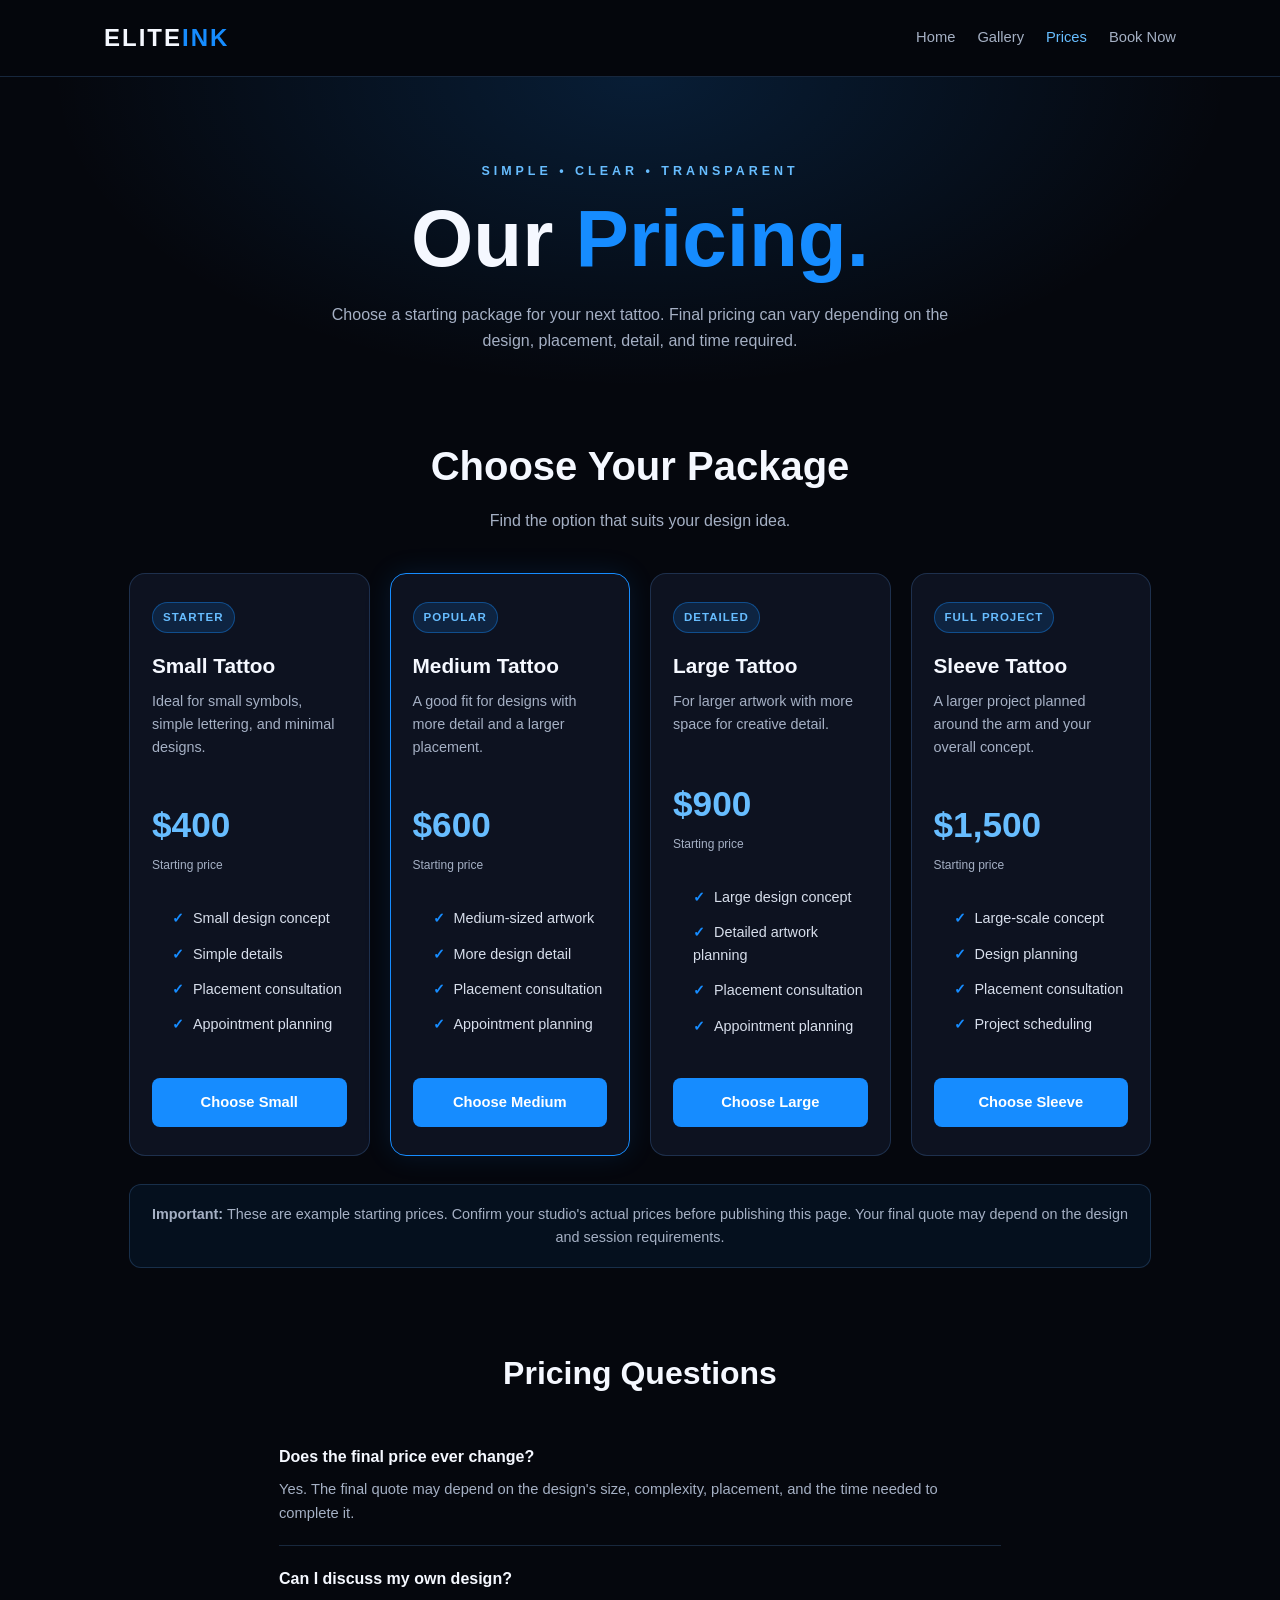
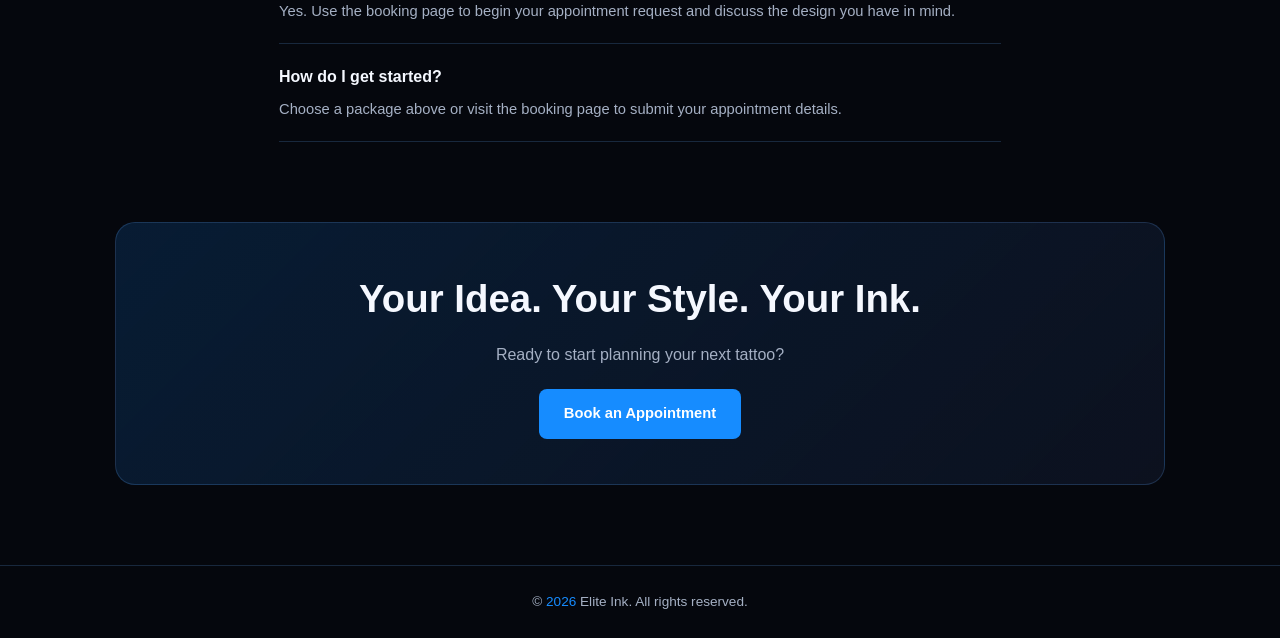
<file: prices.html>
<!DOCTYPE html>
<html lang="en">
<head>
  <meta charset="UTF-8">
  <meta name="viewport" content="width=device-width, initial-scale=1.0">
  <meta name="theme-color" content="#05070d">
  <title>Pricing | Elite Ink</title>
  <link rel="stylesheet" href="styles.css">

  <style>
    :root {
      --bg: #05070d;
      --card: #0d1220;
      --blue: #168cff;
      --light-blue: #67bdff;
      --text: #f5f8ff;
      --muted: #a5b0c4;
      --border: rgba(100, 170, 255, 0.2);
    }

    * {
      box-sizing: border-box;
      margin: 0;
      padding: 0;
    }

    body {
      background: var(--bg);
      color: var(--text);
      font-family: Arial, Helvetica, sans-serif;
      line-height: 1.6;
    }

    a {
      color: inherit;
      text-decoration: none;
    }

    header {
      position: sticky;
      top: 0;
      z-index: 100;
      background: rgba(5, 7, 13, 0.95);
      backdrop-filter: blur(14px);
      border-bottom: 1px solid var(--border);
    }

    .navbar {
      max-width: 1200px;
      margin: auto;
      padding: 18px 5%;
      display: flex;
      align-items: center;
      justify-content: space-between;
      gap: 20px;
    }

    .logo {
      font-size: 1.5rem;
      font-weight: 900;
      letter-spacing: 2px;
    }

    .logo span {
      color: var(--blue);
    }

    nav {
      display: flex;
      flex-wrap: wrap;
      align-items: center;
      gap: 22px;
    }

    nav a {
      color: var(--muted);
      font-size: 0.92rem;
      transition: color 0.2s;
    }

    nav a:hover,
    nav a.active {
      color: var(--light-blue);
    }

    .hero {
      padding: 85px 5% 60px;
      text-align: center;
      background: radial-gradient(
        ellipse at top,
        rgba(22, 140, 255, 0.17),
        transparent 65%
      );
    }

    .eyebrow {
      color: var(--light-blue);
      font-size: 0.78rem;
      font-weight: bold;
      letter-spacing: 4px;
      text-transform: uppercase;
      margin-bottom: 14px;
    }

    h1 {
      font-size: clamp(2.5rem, 6vw, 4.5rem);
      line-height: 1.1;
      margin-bottom: 18px;
    }

    h1 span {
      color: var(--blue);
    }

    .hero p {
      max-width: 650px;
      margin: auto;
      color: var(--muted);
    }

    .pricing-section {
      max-width: 1150px;
      margin: auto;
      padding: 20px 5% 80px;
    }

    .section-heading {
      text-align: center;
      margin-bottom: 40px;
    }

    .section-heading h2 {
      font-size: clamp(1.8rem, 4vw, 2.5rem);
      margin-bottom: 10px;
    }

    .section-heading p {
      color: var(--muted);
    }

    .pricing-grid {
      display: grid;
      grid-template-columns: repeat(4, minmax(0, 1fr));
      gap: 20px;
    }

    .price-card {
      position: relative;
      padding: 28px 22px;
      display: flex;
      flex-direction: column;
      background: var(--card);
      border: 1px solid var(--border);
      border-radius: 16px;
      transition: transform 0.25s, border-color 0.25s;
    }

    .price-card:hover {
      transform: translateY(-6px);
      border-color: var(--blue);
    }

    .price-card.featured {
      border-color: var(--blue);
      box-shadow: 0 0 28px rgba(22, 140, 255, 0.12);
    }

    .badge {
      display: inline-block;
      align-self: flex-start;
      padding: 5px 10px;
      margin-bottom: 16px;
      border-radius: 20px;
      background: rgba(22, 140, 255, 0.15);
      color: var(--light-blue);
      font-size: 0.72rem;
      font-weight: bold;
      letter-spacing: 1px;
      text-transform: uppercase;
    }

    .price-card h3 {
      font-size: 1.3rem;
      margin-bottom: 8px;
    }

    .description {
      min-height: 48px;
      color: var(--muted);
      font-size: 0.9rem;
      margin-bottom: 20px;
    }

    .price {
      margin-bottom: 20px;
      font-size: 2.2rem;
      font-weight: 900;
      color: var(--light-blue);
    }

    .price small {
      display: block;
      margin-top: 3px;
      font-size: 0.75rem;
      font-weight: normal;
      color: var(--muted);
    }

    .features {
      list-style: none;
      margin-bottom: 28px;
      flex: 1;
    }

    .features li {
      margin: 12px 0;
      color: #d7deeb;
      font-size: 0.9rem;
    }

    .features li::before {
      content: "✓";
      color: var(--blue);
      font-weight: bold;
      margin-right: 9px;
    }

    .btn {
      display: block;
      width: 100%;
      padding: 13px 16px;
      text-align: center;
      background: var(--blue);
      color: white;
      font-weight: bold;
      border: 0;
      border-radius: 8px;
      cursor: pointer;
      transition: background 0.2s;
    }

    .btn:hover {
      background: #0874db;
    }

    .note {
      margin-top: 28px;
      padding: 18px;
      background: rgba(22, 140, 255, 0.07);
      border: 1px solid var(--border);
      border-radius: 12px;
      color: var(--muted);
      text-align: center;
      font-size: 0.9rem;
    }

    .faq {
      max-width: 850px;
      margin: 0 auto;
      padding: 0 5% 80px;
    }

    .faq h2 {
      margin-bottom: 25px;
      text-align: center;
      font-size: 2rem;
    }

    .faq-item {
      padding: 20px 0;
      border-bottom: 1px solid var(--border);
    }

    .faq-item h3 {
      margin-bottom: 8px;
      font-size: 1rem;
    }

    .faq-item p {
      color: var(--muted);
      font-size: 0.92rem;
    }

    .cta {
      max-width: 1050px;
      margin: 0 auto 80px;
      padding: 45px 25px;
      text-align: center;
      background: linear-gradient(
        135deg,
        rgba(22, 140, 255, 0.16),
        rgba(13, 18, 32, 0.95)
      );
      border: 1px solid var(--border);
      border-radius: 20px;
    }

    .cta h2 {
      font-size: clamp(1.6rem, 4vw, 2.4rem);
      margin-bottom: 12px;
    }

    .cta p {
      color: var(--muted);
      margin-bottom: 22px;
    }

    .cta .btn {
      display: inline-block;
      width: auto;
      padding: 13px 25px;
    }

    footer {
      padding: 25px 5%;
      text-align: center;
      color: var(--muted);
      border-top: 1px solid var(--border);
      font-size: 0.85rem;
    }

    footer span {
      color: var(--blue);
    }

    @media (max-width: 950px) {
      .pricing-grid {
        grid-template-columns: repeat(2, minmax(0, 1fr));
      }
    }

    @media (max-width: 560px) {
      .navbar {
        flex-direction: column;
      }

      nav {
        justify-content: center;
        gap: 14px;
      }

      .hero {
        padding-top: 60px;
      }

      .pricing-grid {
        grid-template-columns: 1fr;
      }

      .description {
        min-height: auto;
      }

      .cta {
        margin-left: 5%;
        margin-right: 5%;
      }
    }
  </style>
</head>

<body>
  <header>
    <div class="navbar">
      <a href="Index.html" class="logo">ELITE<span>INK</span></a>

      <nav aria-label="Main navigation">
        <a href="Index.html">Home</a>
        <a href="gallery.html">Gallery</a>
        <a href="prices.html" class="active">Prices</a>
        <a href="booking.html">Book Now</a>
      </nav>
    </div>
  </header>

  <main>
    <section class="hero">
      <div class="eyebrow">Simple • Clear • Transparent</div>
      <h1>Our <span>Pricing.</span></h1>
      <p>
        Choose a starting package for your next tattoo. Final pricing can vary
        depending on the design, placement, detail, and time required.
      </p>
    </section>

    <section class="pricing-section">
      <div class="section-heading">
        <h2>Choose Your Package</h2>
        <p>Find the option that suits your design idea.</p>
      </div>

      <div class="pricing-grid">
        <article class="price-card">
          <span class="badge">Starter</span>
          <h3>Small Tattoo</h3>
          <p class="description">
            Ideal for small symbols, simple lettering, and minimal designs.
          </p>

          <div class="price">
            $400
            <small>Starting price</small>
          </div>

          <ul class="features">
            <li>Small design concept</li>
            <li>Simple details</li>
            <li>Placement consultation</li>
            <li>Appointment planning</li>
          </ul>

          <a href="booking.html" class="btn" data-package="Small">
            Choose Small
          </a>
        </article>

        <article class="price-card featured">
          <span class="badge">Popular</span>
          <h3>Medium Tattoo</h3>
          <p class="description">
            A good fit for designs with more detail and a larger placement.
          </p>

          <div class="price">
            $600
            <small>Starting price</small>
          </div>

          <ul class="features">
            <li>Medium-sized artwork</li>
            <li>More design detail</li>
            <li>Placement consultation</li>
            <li>Appointment planning</li>
          </ul>

          <a href="booking.html" class="btn" data-package="Medium">
            Choose Medium
          </a>
        </article>

        <article class="price-card">
          <span class="badge">Detailed</span>
          <h3>Large Tattoo</h3>
          <p class="description">
            For larger artwork with more space for creative detail.
          </p>

          <div class="price">
            $900
            <small>Starting price</small>
          </div>

          <ul class="features">
            <li>Large design concept</li>
            <li>Detailed artwork planning</li>
            <li>Placement consultation</li>
            <li>Appointment planning</li>
          </ul>

          <a href="booking.html" class="btn" data-package="Large">
            Choose Large
          </a>
        </article>

        <article class="price-card">
          <span class="badge">Full Project</span>
          <h3>Sleeve Tattoo</h3>
          <p class="description">
            A larger project planned around the arm and your overall concept.
          </p>

          <div class="price">
            $1,500
            <small>Starting price</small>
          </div>

          <ul class="features">
            <li>Large-scale concept</li>
            <li>Design planning</li>
            <li>Placement consultation</li>
            <li>Project scheduling</li>
          </ul>

          <a href="booking.html" class="btn" data-package="Sleeves">
            Choose Sleeve
          </a>
        </article>
      </div>

      <div class="note">
        <strong>Important:</strong> These are example starting prices.
        Confirm your studio's actual prices before publishing this page.
        Your final quote may depend on the design and session requirements.
      </div>
    </section>

    <section class="faq">
      <h2>Pricing Questions</h2>

      <div class="faq-item">
        <h3>Does the final price ever change?</h3>
        <p>
          Yes. The final quote may depend on the design's size, complexity,
          placement, and the time needed to complete it.
        </p>
      </div>

      <div class="faq-item">
        <h3>Can I discuss my own design?</h3>
        <p>
          Yes. Use the booking page to begin your appointment request and
          discuss the design you have in mind.
        </p>
      </div>

      <div class="faq-item">
        <h3>How do I get started?</h3>
        <p>
          Choose a package above or visit the booking page to submit your
          appointment details.
        </p>
      </div>
    </section>

    <section class="cta">
      <h2>Your Idea. Your Style. Your Ink.</h2>
      <p>Ready to start planning your next tattoo?</p>
      <a href="booking.html" class="btn">Book an Appointment</a>
    </section>
  </main>

  <footer>
    <p>&copy; <span id="year"></span> Elite Ink. All rights reserved.</p>
  </footer>

  <script>
    document.getElementById("year").textContent = new Date().getFullYear();

    document.querySelectorAll("[data-package]").forEach(function (button) {
      button.addEventListener("click", function () {
        try {
          sessionStorage.setItem(
            "eliteInkSelectedPackage",
            button.dataset.package
          );
        } catch (error) {
          // Booking navigation still works if session storage is unavailable.
        }
      });
    });
  </script>
</body>
</html>
</file>
<file: styles.css>
/* =========================================
   ELITE INK — GLOBAL STYLES
   Theme: Black + Electric Blue
   ========================================= */

/* ---------- CSS VARIABLES ---------- */

:root {
  --bg: #05070d;
  --bg-secondary: #080c15;
  --card: #0d1220;
  --blue: #168cff;
  --blue-dark: #0874db;
  --light-blue: #67bdff;
  --text: #f5f8ff;
  --muted: #a5b0c4;
  --border: rgba(100, 170, 255, 0.2);
  --success: #36d399;
  --danger: #ff6577;

  --container-width: 1200px;
  --radius: 14px;
  --transition: 0.25s ease;
}

/* ---------- RESET ---------- */

* {
  box-sizing: border-box;
  margin: 0;
  padding: 0;
}

html {
  scroll-behavior: smooth;
  scroll-padding-top: 90px;
}

body {
  min-height: 100vh;
  background: var(--bg);
  color: var(--text);
  font-family: Arial, Helvetica, sans-serif;
  line-height: 1.6;
  -webkit-font-smoothing: antialiased;
}

img {
  display: block;
  max-width: 100%;
}

button,
input,
select,
textarea {
  font: inherit;
}

button,
a {
  -webkit-tap-highlight-color: transparent;
}

a {
  color: inherit;
  text-decoration: none;
}

button {
  cursor: pointer;
}

ul,
ol {
  padding-left: 20px;
}

::selection {
  background: var(--blue);
  color: white;
}

/* ---------- SCROLLBAR ---------- */

::-webkit-scrollbar {
  width: 9px;
}

::-webkit-scrollbar-track {
  background: var(--bg);
}

::-webkit-scrollbar-thumb {
  background: #243650;
  border-radius: 20px;
}

::-webkit-scrollbar-thumb:hover {
  background: var(--blue);
}

/* ---------- REUSABLE LAYOUT ---------- */

.container {
  width: min(100% - 40px, var(--container-width));
  margin-inline: auto;
}

.section {
  padding: 80px 0;
}

.section-title {
  margin-bottom: 14px;
  font-size: clamp(1.8rem, 4vw, 3rem);
  line-height: 1.2;
}

.section-description {
  max-width: 650px;
  color: var(--muted);
}

.text-blue {
  color: var(--blue);
}

.text-muted {
  color: var(--muted);
}

.eyebrow {
  color: var(--light-blue);
  font-size: 0.78rem;
  font-weight: 700;
  letter-spacing: 4px;
  text-transform: uppercase;
}

/* ---------- HEADER ---------- */

header {
  position: sticky;
  top: 0;
  z-index: 1000;
  background: rgba(5, 7, 13, 0.95);
  border-bottom: 1px solid var(--border);
  backdrop-filter: blur(14px);
  -webkit-backdrop-filter: blur(14px);
}

.navbar {
  width: min(100% - 40px, var(--container-width));
  min-height: 76px;
  margin-inline: auto;
  display: flex;
  align-items: center;
  justify-content: space-between;
  gap: 24px;
}

.logo {
  flex-shrink: 0;
  font-size: 1.5rem;
  font-weight: 900;
  letter-spacing: 2px;
}

.logo span {
  color: var(--blue);
}

nav {
  display: flex;
  align-items: center;
  flex-wrap: wrap;
  gap: 22px;
}

nav a {
  color: var(--muted);
  font-size: 0.92rem;
  transition: color var(--transition);
}

nav a:hover,
nav a.active {
  color: var(--light-blue);
}

/* ---------- BUTTONS ---------- */

.btn,
button.btn {
  display: inline-flex;
  align-items: center;
  justify-content: center;
  gap: 8px;
  min-height: 44px;
  padding: 12px 22px;
  border: 1px solid var(--blue);
  border-radius: 8px;
  background: var(--blue);
  color: #fff;
  text-align: center;
  font-size: 0.92rem;
  font-weight: 700;
  transition:
    background var(--transition),
    border-color var(--transition),
    transform var(--transition);
}

.btn:hover,
button.btn:hover {
  background: var(--blue-dark);
  border-color: var(--blue-dark);
  transform: translateY(-2px);
}

.btn-secondary {
  background: transparent;
  color: var(--light-blue);
}

.btn-secondary:hover {
  background: rgba(22, 140, 255, 0.1);
}

.btn-danger {
  background: transparent;
  border-color: var(--danger);
  color: var(--danger);
}

.btn-danger:hover {
  background: rgba(255, 101, 119, 0.1);
  border-color: var(--danger);
}

/* ---------- HERO SECTIONS ---------- */

.hero {
  position: relative;
  overflow: hidden;
  padding: 100px 20px;
  text-align: center;
  background:
    radial-gradient(
      ellipse at top,
      rgba(22, 140, 255, 0.17),
      transparent 65%
    );
}

.hero h1 {
  margin-bottom: 20px;
  font-size: clamp(2.5rem, 7vw, 5rem);
  line-height: 1.08;
}

.hero h1 span {
  color: var(--blue);
}

.hero p {
  max-width: 680px;
  margin: 0 auto 28px;
  color: var(--muted);
}

.hero-actions {
  display: flex;
  justify-content: center;
  flex-wrap: wrap;
  gap: 14px;
}

/* ---------- CARDS ---------- */

.card {
  overflow: hidden;
  background: var(--card);
  border: 1px solid var(--border);
  border-radius: var(--radius);
  transition:
    transform var(--transition),
    border-color var(--transition);
}

.card:hover {
  transform: translateY(-5px);
  border-color: var(--blue);
}

.card-content {
  padding: 22px;
}

.card h3 {
  margin-bottom: 8px;
  font-size: 1.2rem;
}

.card p {
  color: var(--muted);
}

/* ---------- GRID LAYOUTS ---------- */

.grid {
  display: grid;
  gap: 22px;
}

.grid-2 {
  grid-template-columns: repeat(2, minmax(0, 1fr));
}

.grid-3 {
  grid-template-columns: repeat(3, minmax(0, 1fr));
}

.grid-4 {
  grid-template-columns: repeat(4, minmax(0, 1fr));
}

/* ---------- IMAGES ---------- */

.image-card {
  overflow: hidden;
  border-radius: var(--radius);
  background: var(--card);
  border: 1px solid var(--border);
}

.image-card img {
  width: 100%;
  height: 280px;
  object-fit: cover;
  transition: transform 0.4s ease;
}

.image-card:hover img {
  transform: scale(1.05);
}

/* ---------- FORMS ---------- */

.form-group {
  margin-bottom: 20px;
}

label {
  display: block;
  margin-bottom: 8px;
  color: var(--text);
  font-size: 0.92rem;
  font-weight: 600;
}

input,
select,
textarea {
  width: 100%;
  padding: 13px 14px;
  background: var(--bg-secondary);
  color: var(--text);
  border: 1px solid var(--border);
  border-radius: 8px;
  outline: none;
  transition:
    border-color var(--transition),
    box-shadow var(--transition);
}

input::placeholder,
textarea::placeholder {
  color: #77849a;
}

input:focus,
select:focus,
textarea:focus {
  border-color: var(--blue);
  box-shadow: 0 0 0 3px rgba(22, 140, 255, 0.12);
}

textarea {
  min-height: 130px;
  resize: vertical;
}

input[type="checkbox"],
input[type="radio"] {
  width: auto;
  accent-color: var(--blue);
}

/* ---------- PRICING ---------- */

.pricing-card {
  padding: 28px 22px;
  background: var(--card);
  border: 1px solid var(--border);
  border-radius: var(--radius);
  transition: transform var(--transition);
}

.pricing-card:hover {
  transform: translateY(-5px);
}

.pricing-card.featured {
  border-color: var(--blue);
  box-shadow: 0 0 28px rgba(22, 140, 255, 0.12);
}

.price {
  margin: 18px 0;
  color: var(--light-blue);
  font-size: 2.2rem;
  font-weight: 900;
}

.price small {
  display: block;
  color: var(--muted);
  font-size: 0.78rem;
  font-weight: 400;
}

/* ---------- BADGES ---------- */

.badge {
  display: inline-block;
  padding: 5px 11px;
  border: 1px solid rgba(22, 140, 255, 0.4);
  border-radius: 20px;
  background: rgba(22, 140, 255, 0.1);
  color: var(--light-blue);
  font-size: 0.75rem;
  font-weight: 700;
}

/* ---------- STATUS MESSAGES ---------- */

.notice {
  padding: 16px;
  margin-bottom: 20px;
  background: rgba(22, 140, 255, 0.07);
  border: 1px solid var(--border);
  border-radius: 10px;
  color: var(--muted);
}

.success-message {
  color: var(--success);
}

.error-message {
  color: var(--danger);
}

/* ---------- TABLES ---------- */

.table-wrap {
  width: 100%;
  overflow-x: auto;
}

table {
  width: 100%;
  border-collapse: collapse;
}

th,
td {
  padding: 13px;
  border-bottom: 1px solid var(--border);
  text-align: left;
}

th {
  color: var(--light-blue);
}

td {
  color: #dce4f2;
}

/* ---------- CTA SECTION ---------- */

.cta {
  padding: 50px 25px;
  text-align: center;
  background: linear-gradient(
    135deg,
    rgba(22, 140, 255, 0.16),
    rgba(13, 18, 32, 0.95)
  );
  border: 1px solid var(--border);
  border-radius: 20px;
}

.cta h2 {
  margin-bottom: 12px;
  font-size: clamp(1.7rem, 4vw, 2.5rem);
}

.cta p {
  margin-bottom: 22px;
  color: var(--muted);
}

/* ---------- FOOTER ---------- */

footer {
  margin-top: auto;
  padding: 25px 20px;
  border-top: 1px solid var(--border);
  color: var(--muted);
  text-align: center;
  font-size: 0.85rem;
}

footer span {
  color: var(--blue);
}

/* ---------- LOADER ---------- */

.loader {
  position: fixed;
  inset: 0;
  z-index: 9999;
  display: flex;
  align-items: center;
  justify-content: center;
  background: var(--bg);
  animation: hideLoader 0.5s ease 1.2s forwards;
  pointer-events: none;
}

.loader span {
  width: 48px;
  height: 48px;
  border: 4px solid #202a3d;
  border-top-color: var(--blue);
  border-radius: 50%;
  animation: spin 0.8s linear infinite;
}

@keyframes spin {
  to {
    transform: rotate(360deg);
  }
}

@keyframes hideLoader {
  to {
    opacity: 0;
    visibility: hidden;
  }
}

/* ---------- ACCESSIBILITY ---------- */

:focus-visible {
  outline: 2px solid var(--light-blue);
  outline-offset: 3px;
}

@media (prefers-reduced-motion: reduce) {
  *,
  *::before,
  *::after {
    scroll-behavior: auto !important;
    animation-duration: 0.01ms !important;
    animation-iteration-count: 1 !important;
    transition-duration: 0.01ms !important;
  }
}

/* ---------- RESPONSIVE DESIGN ---------- */

@media (max-width: 950px) {
  .grid-4 {
    grid-template-columns: repeat(2, minmax(0, 1fr));
  }

  .grid-3 {
    grid-template-columns: repeat(2, minmax(0, 1fr));
  }

  .navbar {
    gap: 16px;
  }

  nav {
    gap: 15px;
  }
}

@media (max-width: 650px) {
  .container {
    width: min(100% - 30px, var(--container-width));
  }

  .section {
    padding: 55px 0;
  }

  .navbar {
    width: calc(100% - 30px);
    padding: 15px 0;
    flex-direction: column;
    justify-content: center;
  }

  nav {
    justify-content: center;
    gap: 12px;
  }

  nav a {
    font-size: 0.85rem;
  }

  .hero {
    padding: 65px 15px;
  }

  .grid-2,
  .grid-3,
  .grid-4 {
    grid-template-columns: 1fr;
  }

  .image-card img {
    height: 250px;
  }

  .hero-actions {
    flex-direction: column;
    align-items: stretch;
  }

  .hero-actions .btn {
    width: 100%;
  }

  .cta {
    padding: 35px 18px;
  }
}
</file>
